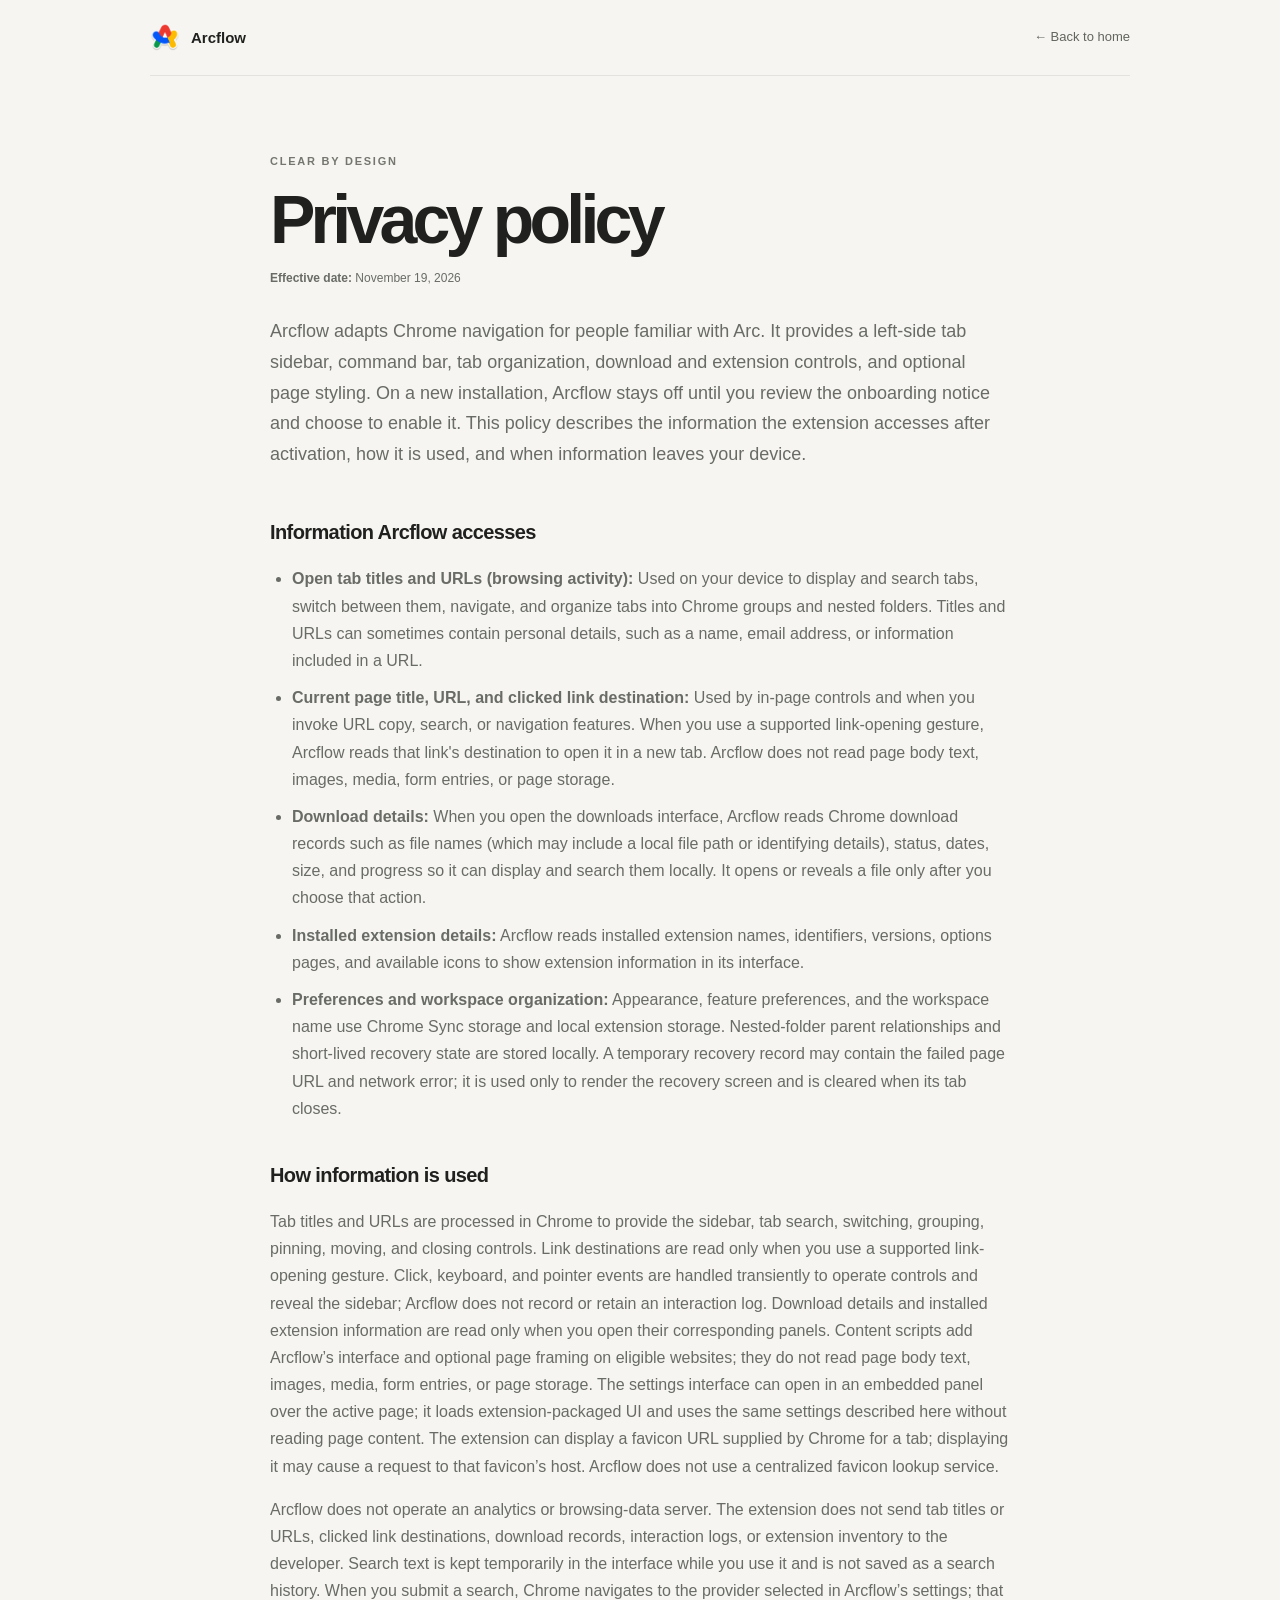
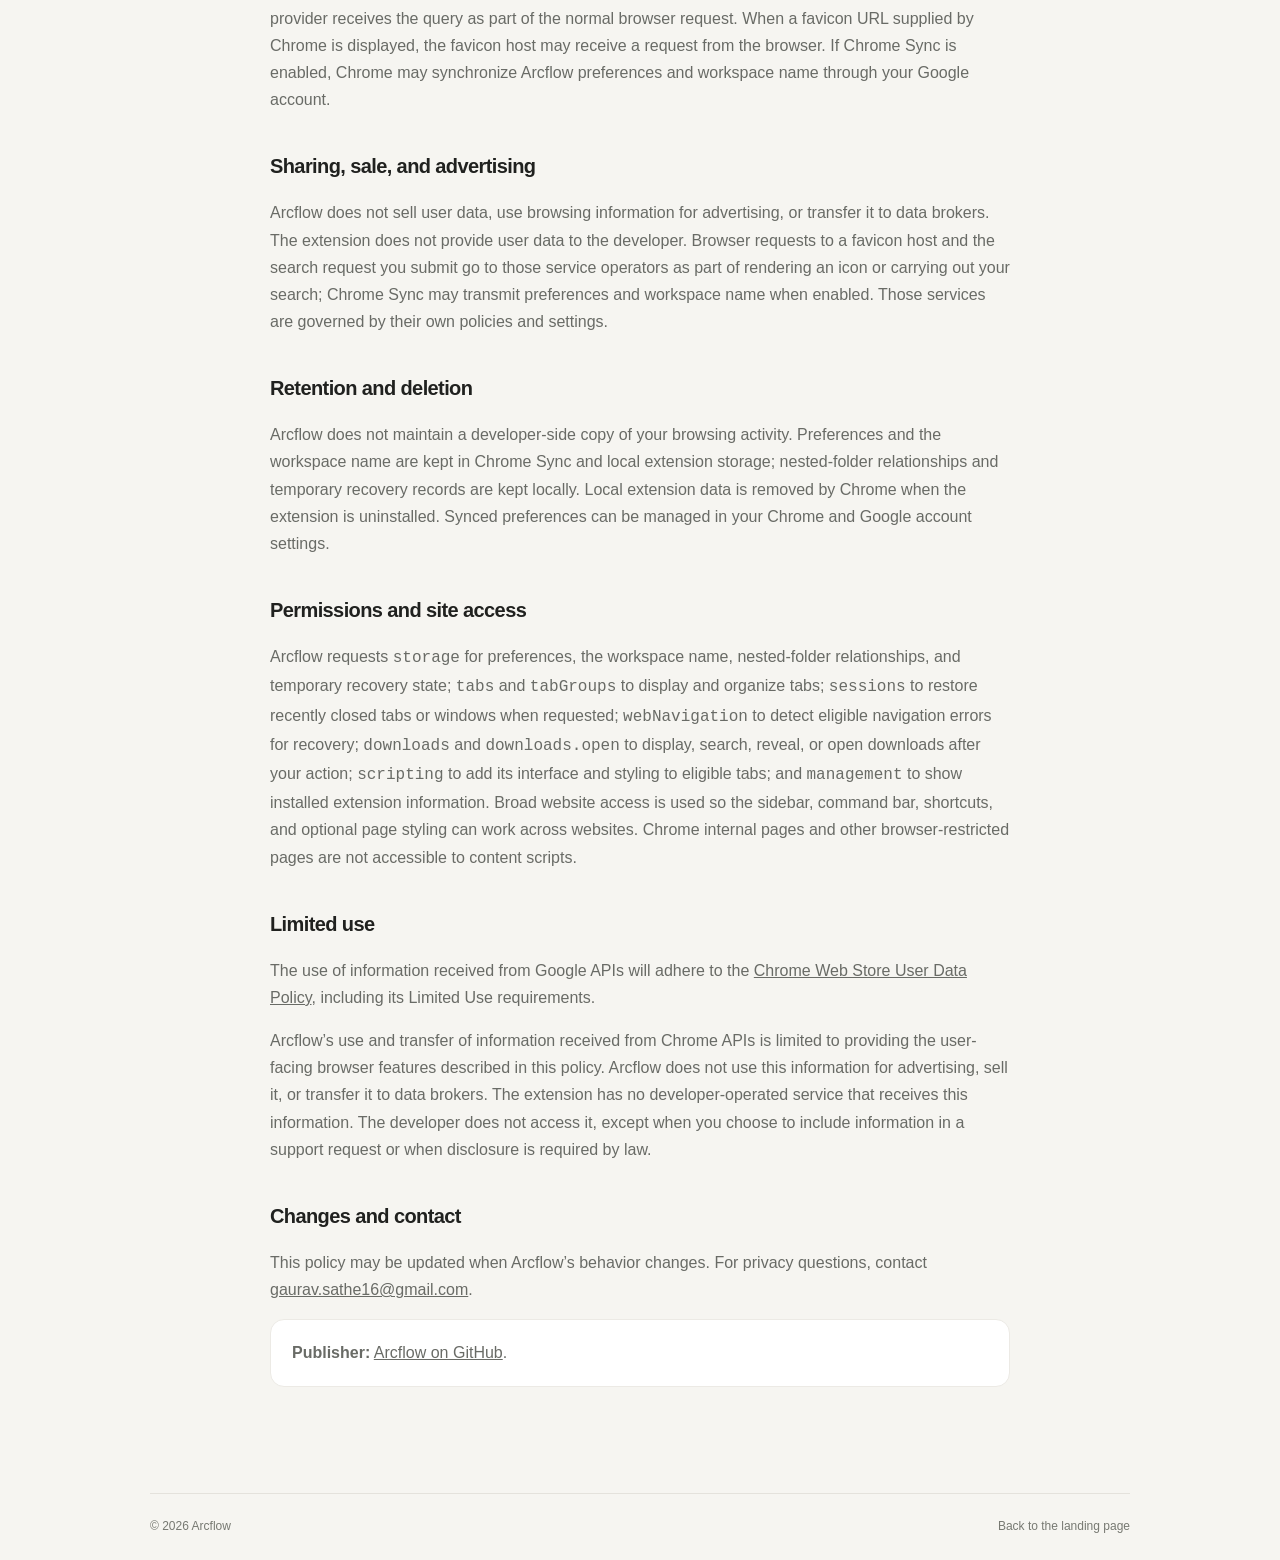
<file: docs/privacy.html>
<!doctype html>
<html lang="en">
<head>
  <meta charset="utf-8">
  <meta name="viewport" content="width=device-width, initial-scale=1">
  <meta name="theme-color" content="#f6f5f1">
  <meta name="description" content="Privacy policy for Arcflow, an Arc-inspired Chrome extension.">
  <title>Privacy Policy — Arcflow</title>
  <style>
    :root{color-scheme:light;--ink:#20211f;--muted:#696b66;--paper:#f6f5f1;--line:#e4e2dc}
    *{box-sizing:border-box}body{margin:0;background:var(--paper);color:var(--ink);font:16px/1.7 Inter,-apple-system,BlinkMacSystemFont,"Segoe UI",sans-serif;-webkit-font-smoothing:antialiased}a{color:inherit}.wrap{width:min(980px,calc(100% - 48px));margin:auto}.topbar{height:76px;display:flex;align-items:center;justify-content:space-between;border-bottom:1px solid var(--line)}.brand{display:flex;align-items:center;gap:11px;text-decoration:none;font-size:15px;font-weight:700}.brand img{width:30px;height:30px;object-fit:contain;border-radius:8px}.toplink{font-size:13px;color:#62645e;text-decoration:none}.toplink:hover{text-decoration:underline;text-underline-offset:4px}.content{max-width:740px;margin:0 auto;padding:76px 0 90px}.kicker{color:#74766f;text-transform:uppercase;letter-spacing:.16em;font-size:11px;font-weight:700}.content h1{font-size:clamp(42px,7vw,68px);line-height:1.02;letter-spacing:-.07em;font-weight:600;margin:14px 0}.date{font-size:12px;color:#858780}.intro{font-size:18px;color:var(--muted);margin:28px 0 46px}.content h2{font-size:20px;letter-spacing:-.03em;margin:36px 0 8px}.content p,.content li{color:var(--muted)}.content ul{padding-left:22px}.content li+li{margin-top:10px}.note{padding:19px 21px;background:#fff;border:1px solid #eceae5;border-radius:14px}.footer{border-top:1px solid var(--line);padding:22px 0 34px;display:flex;justify-content:space-between;gap:20px;color:#777972;font-size:12px}.footer a{text-decoration:none}@media(max-width:560px){.wrap{width:calc(100% - 32px)}.topbar{height:66px}.content{padding:54px 0 68px}.intro{font-size:16px}.footer{flex-direction:column}}
  </style>
</head>
<body>
  <div class="wrap">
    <nav class="topbar" aria-label="Main navigation"><a class="brand" href="index.html"><img src="assets/arcflow.png" alt=""> Arcflow</a><a class="toplink" href="index.html">← Back to home</a></nav>
    <main class="content">
      <div class="kicker">Clear by design</div>
      <h1>Privacy policy</h1>
      <p class="date"><strong>Effective date:</strong> November 19, 2026</p>
      <p class="intro">Arcflow adapts Chrome navigation for people familiar with Arc. It provides a left-side tab sidebar, command bar, tab organization, download and extension controls, and optional page styling. On a new installation, Arcflow stays off until you review the onboarding notice and choose to enable it. This policy describes the information the extension accesses after activation, how it is used, and when information leaves your device.</p>

      <h2>Information Arcflow accesses</h2>
      <ul>
        <li><strong>Open tab titles and URLs (browsing activity):</strong> Used on your device to display and search tabs, switch between them, navigate, and organize tabs into Chrome groups and nested folders. Titles and URLs can sometimes contain personal details, such as a name, email address, or information included in a URL.</li>
        <li><strong>Current page title, URL, and clicked link destination:</strong> Used by in-page controls and when you invoke URL copy, search, or navigation features. When you use a supported link-opening gesture, Arcflow reads that link's destination to open it in a new tab. Arcflow does not read page body text, images, media, form entries, or page storage.</li>
        <li><strong>Download details:</strong> When you open the downloads interface, Arcflow reads Chrome download records such as file names (which may include a local file path or identifying details), status, dates, size, and progress so it can display and search them locally. It opens or reveals a file only after you choose that action.</li>
        <li><strong>Installed extension details:</strong> Arcflow reads installed extension names, identifiers, versions, options pages, and available icons to show extension information in its interface.</li>
        <li><strong>Preferences and workspace organization:</strong> Appearance, feature preferences, and the workspace name use Chrome Sync storage and local extension storage. Nested-folder parent relationships and short-lived recovery state are stored locally. A temporary recovery record may contain the failed page URL and network error; it is used only to render the recovery screen and is cleared when its tab closes.</li>
      </ul>

      <h2>How information is used</h2>
      <p>Tab titles and URLs are processed in Chrome to provide the sidebar, tab search, switching, grouping, pinning, moving, and closing controls. Link destinations are read only when you use a supported link-opening gesture. Click, keyboard, and pointer events are handled transiently to operate controls and reveal the sidebar; Arcflow does not record or retain an interaction log. Download details and installed extension information are read only when you open their corresponding panels. Content scripts add Arcflow’s interface and optional page framing on eligible websites; they do not read page body text, images, media, form entries, or page storage. The settings interface can open in an embedded panel over the active page; it loads extension-packaged UI and uses the same settings described here without reading page content. The extension can display a favicon URL supplied by Chrome for a tab; displaying it may cause a request to that favicon’s host. Arcflow does not use a centralized favicon lookup service.</p>
      <p>Arcflow does not operate an analytics or browsing-data server. The extension does not send tab titles or URLs, clicked link destinations, download records, interaction logs, or extension inventory to the developer. Search text is kept temporarily in the interface while you use it and is not saved as a search history. When you submit a search, Chrome navigates to the provider selected in Arcflow’s settings; that provider receives the query as part of the normal browser request. When a favicon URL supplied by Chrome is displayed, the favicon host may receive a request from the browser. If Chrome Sync is enabled, Chrome may synchronize Arcflow preferences and workspace name through your Google account.</p>

      <h2>Sharing, sale, and advertising</h2>
      <p>Arcflow does not sell user data, use browsing information for advertising, or transfer it to data brokers. The extension does not provide user data to the developer. Browser requests to a favicon host and the search request you submit go to those service operators as part of rendering an icon or carrying out your search; Chrome Sync may transmit preferences and workspace name when enabled. Those services are governed by their own policies and settings.</p>

      <h2>Retention and deletion</h2>
      <p>Arcflow does not maintain a developer-side copy of your browsing activity. Preferences and the workspace name are kept in Chrome Sync and local extension storage; nested-folder relationships and temporary recovery records are kept locally. Local extension data is removed by Chrome when the extension is uninstalled. Synced preferences can be managed in your Chrome and Google account settings.</p>

      <h2>Permissions and site access</h2>
      <p>Arcflow requests <code>storage</code> for preferences, the workspace name, nested-folder relationships, and temporary recovery state; <code>tabs</code> and <code>tabGroups</code> to display and organize tabs; <code>sessions</code> to restore recently closed tabs or windows when requested; <code>webNavigation</code> to detect eligible navigation errors for recovery; <code>downloads</code> and <code>downloads.open</code> to display, search, reveal, or open downloads after your action; <code>scripting</code> to add its interface and styling to eligible tabs; and <code>management</code> to show installed extension information. Broad website access is used so the sidebar, command bar, shortcuts, and optional page styling can work across websites. Chrome internal pages and other browser-restricted pages are not accessible to content scripts.</p>

      <h2>Limited use</h2>
      <p>The use of information received from Google APIs will adhere to the <a href="https://developer.chrome.com/docs/webstore/program-policies/limited-use">Chrome Web Store User Data Policy</a>, including its Limited Use requirements.</p>
      <p>Arcflow’s use and transfer of information received from Chrome APIs is limited to providing the user-facing browser features described in this policy. Arcflow does not use this information for advertising, sell it, or transfer it to data brokers. The extension has no developer-operated service that receives this information. The developer does not access it, except when you choose to include information in a support request or when disclosure is required by law.</p>

      <h2>Changes and contact</h2>
      <p>This policy may be updated when Arcflow’s behavior changes. For privacy questions, contact <a href="mailto:gaurav.sathe16@gmail.com">gaurav.sathe16@gmail.com</a>.</p>
      <p class="note"><strong>Publisher:</strong> <a href="https://github.com/geekblooded/arcflow">Arcflow on GitHub</a>.</p>
    </main>
    <footer class="footer"><span>© 2026 Arcflow</span><a href="index.html">Back to the landing page</a></footer>
  </div>
</body>
</html>
</file>
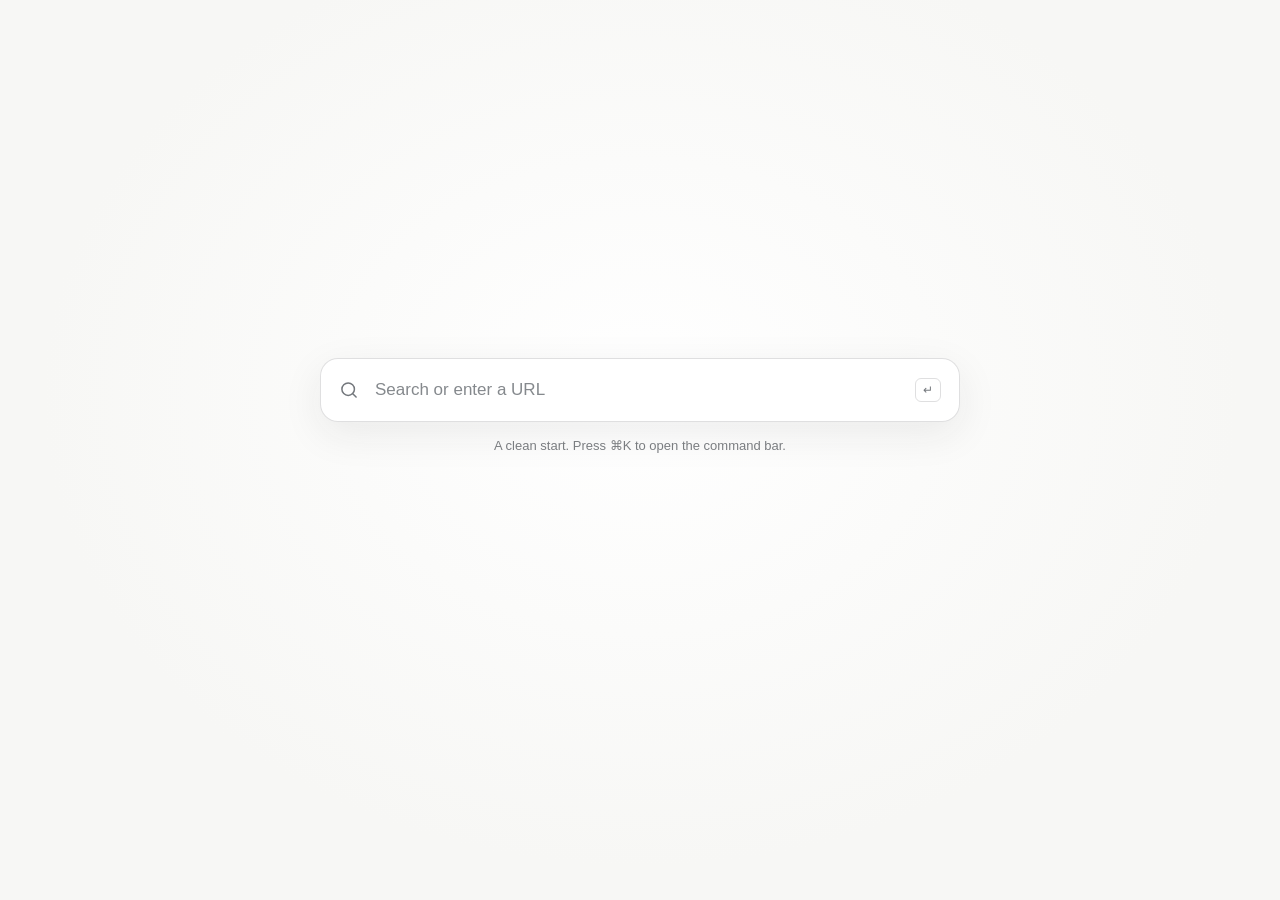
<file: newtab/newtab.html>
<!doctype html>
<html lang="en">
  <head>
    <meta charset="UTF-8" />
    <meta name="viewport" content="width=device-width, initial-scale=1.0" />
    <title>New Tab</title>
    <link rel="stylesheet" href="newtab.css" />
  </head>
  <body>
    <main class="new-tab">
      <form id="ntAddressForm" class="address-form">
        <svg class="search-icon" viewBox="0 0 24 24" fill="none" aria-hidden="true">
          <circle cx="11" cy="11" r="7.5"></circle>
          <path d="m16.5 16.5 4 4"></path>
        </svg>
        <input id="ntAddressInput" type="text" autocomplete="off" spellcheck="false" placeholder="Search or enter a URL" aria-label="Search or enter a URL" />
        <kbd>↵</kbd>
      </form>
      <p class="hint">A clean start. Press ⌘K to open the command bar.</p>
    </main>
    <script src="../content/command-palette.js"></script>
    <script src="newtab.js"></script>
  </body>
</html>
</file>
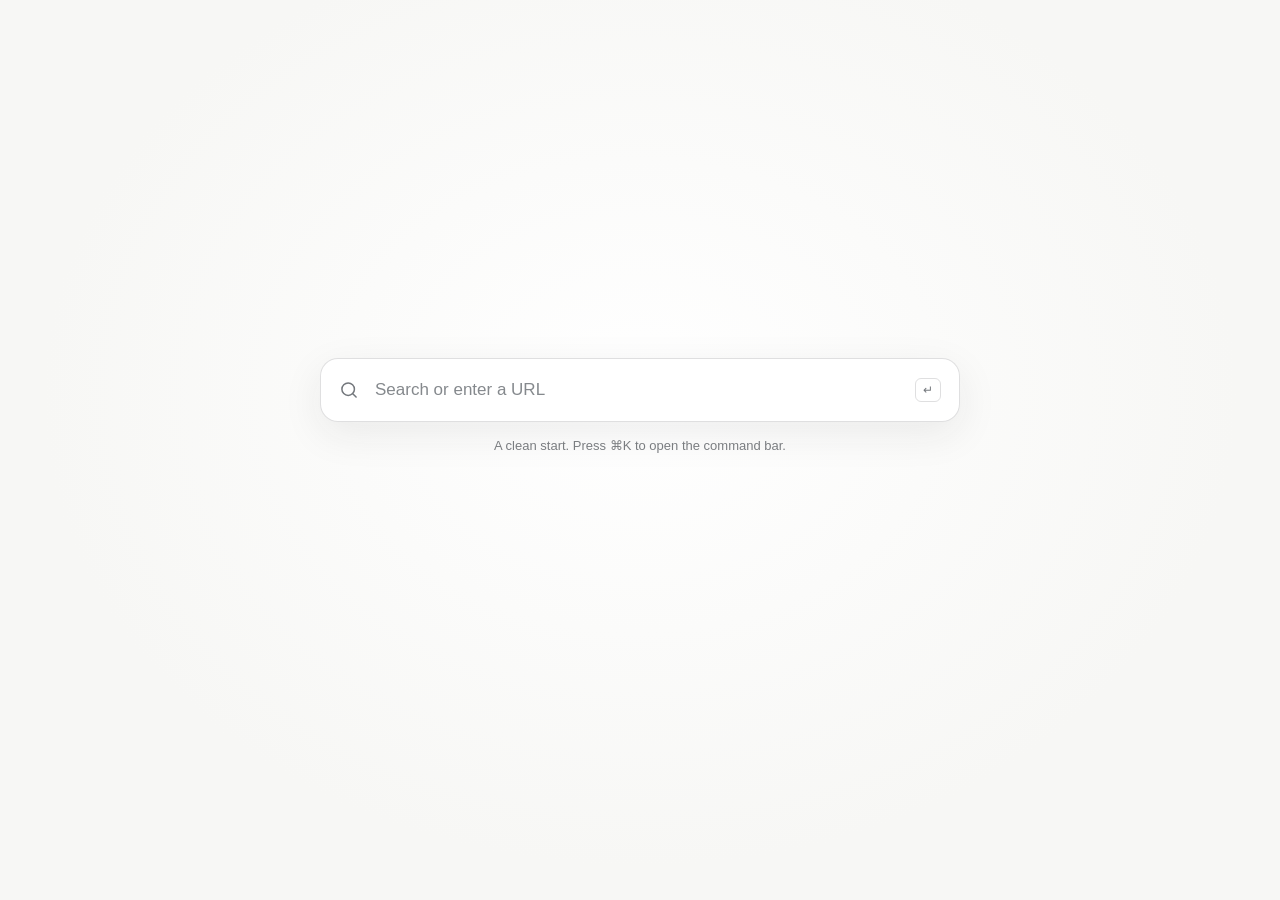
<file: newtab/recovery.html>
<!doctype html>
<html lang="en">
  <head>
    <meta charset="UTF-8" />
    <meta name="viewport" content="width=device-width, initial-scale=1.0" />
    <title>New Tab</title>
    <link rel="stylesheet" href="newtab.css" />
    <link rel="stylesheet" href="../styles/dia-frame.css" />
  </head>
  <body>
    <main class="new-tab">
      <section id="recoveryMessage" class="recovery" hidden>
        <h1>This page couldn’t be reached</h1>
        <p id="recoveryReason">Check the address or try again.</p>
      </section>
      <form id="ntAddressForm" class="address-form">
        <svg class="search-icon" viewBox="0 0 24 24" fill="none" aria-hidden="true">
          <circle cx="11" cy="11" r="7.5"></circle>
          <path d="m16.5 16.5 4 4"></path>
        </svg>
        <input id="ntAddressInput" type="text" autocomplete="off" spellcheck="false" placeholder="Search or enter a URL" aria-label="Search or enter a URL" />
        <kbd>↵</kbd>
      </form>
      <p class="hint">A clean start. Press ⌘K to open the command bar.</p>
      <button id="recoveryRetry" class="recovery-retry" type="button" hidden>Retry</button>
    </main>
    <script src="../content/fullscreen-frame.js"></script>
    <script src="../content/command-palette.js"></script>
    <script src="newtab.js"></script>
  </body>
</html>
</file>
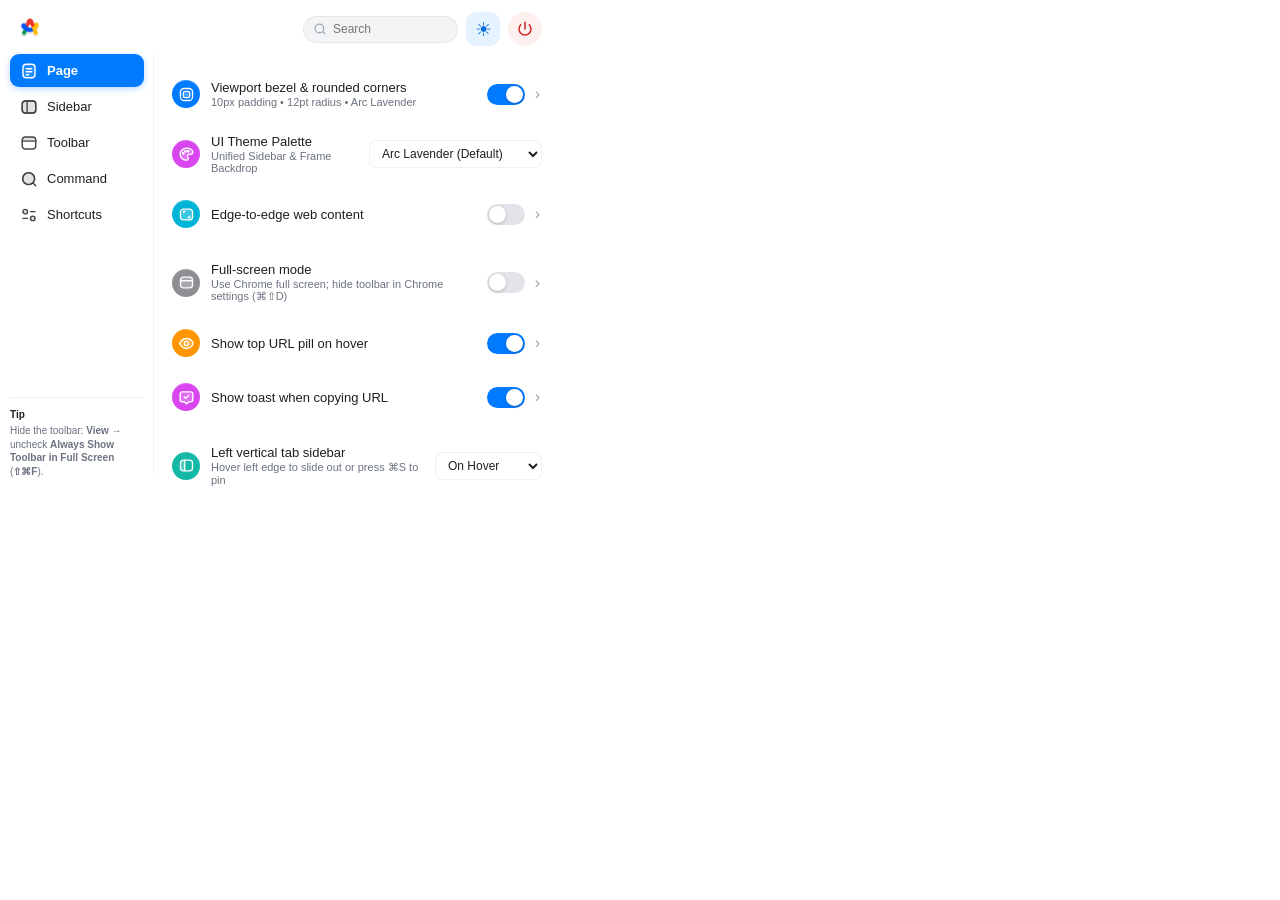
<file: popup/popup.html>
<!DOCTYPE html>
<html lang="en" data-ui-theme="light">
  <head>
    <meta charset="UTF-8" />
    <meta name="viewport" content="width=device-width, initial-scale=1.0" />
    <meta name="color-scheme" content="light dark" />
    <title>Arcflow Settings</title>
    <link rel="stylesheet" href="popup.css" />
  </head>
  <body>
    <!-- =========================================================
         WELCOME / ONBOARDING VIEW (Big Power Switch)
         ========================================================= -->
    <div id="welcomeView" class="dia-welcome-shell" hidden>
      <div class="dia-welcome-card">
        <div class="dia-welcome-hero" aria-hidden="true"></div>
        <img src="assets/onboarding-logo.png" alt="" class="dia-welcome-logo" />
        <div class="dia-welcome-content" id="welcomeIntro">
          <div class="dia-welcome-intro">
            <h1 class="dia-welcome-title">Welcome to Arcflow</h1>
            <p class="dia-privacy-notice">Turn Google Chrome into a chill version of the Arc browser! Think vertical tabs, a floating command bar, and nested folders for easy tab organization. Plus, quick keyboard shortcuts for all the techie-nerds out there!</p>
          </div>
          <label class="dia-privacy-consent"><input id="dataUseConsent" type="checkbox"><span>I understand and agree to this data use.</span></label>
          <button type="button" id="bigPowerBtn" class="dia-big-power-btn" aria-label="Agree to Arcflow data use and enable it" title="Agree and enable Arcflow" disabled>
            <span class="dia-activate-label">Activate Arcflow</span><span class="dia-activate-icon" aria-hidden="true"><svg viewBox="0 0 24 24" fill="none" stroke="currentColor" stroke-width="2" stroke-linecap="round" stroke-linejoin="round"><path d="M5 12h14M13 6l6 6-6 6"/></svg></span>
          </button>
          <span id="setupError" class="dia-setup-error" role="alert" hidden></span>
        </div>

      </div>
    </div>

    <div class="dia-settings-shell" id="settingsShell">
      <!-- =========================================================
           LEFT NAVIGATION RAIL (No fake macOS close buttons; Iconly Duotone Icons)
           ========================================================= -->
      <aside class="dia-sidebar-rail">
        <div class="dia-rail-brand">
          <div class="dia-brand-badge">
            <img src="../icons/icon-48.png" alt="Logo" width="22" height="22" style="object-fit: contain; display: block;" />
          </div>

        </div>

        <nav class="dia-rail-nav" id="railNav">
          <button type="button" class="dia-rail-item is-active" data-category="page">
            <span class="dia-rail-icon">
              <!-- Iconly Document Duotone -->
              <svg viewBox="0 0 24 24" fill="none" stroke="currentColor" stroke-width="1.9" stroke-linecap="round" stroke-linejoin="round">
                <path d="M15.7 3H8.3C5.8 3 4 4.8 4 7.3V16.7C4 19.2 5.8 21 8.3 21H15.7C18.2 21 20 19.2 20 16.7V7.3C20 4.8 18.2 3 15.7 3Z" fill="currentColor" fill-opacity="0.14"></path>
                <path d="M15.5 9H8.5M15.5 13H8.5M11.5 17H8.5"></path>
              </svg>
            </span>
            <span>Page</span>
          </button>

          <button type="button" class="dia-rail-item" data-category="tabs">
            <span class="dia-rail-icon">
              <!-- Iconly Category / Sidebar Duotone -->
              <svg viewBox="0 0 24 24" fill="none" stroke="currentColor" stroke-width="1.9" stroke-linecap="round" stroke-linejoin="round">
                <rect x="3" y="4" width="18" height="16" rx="4" fill="currentColor" fill-opacity="0.14"></rect>
                <rect x="3" y="4" width="18" height="16" rx="4"></rect>
                <path d="M9.5 4V20"></path>
              </svg>
            </span>
            <span>Sidebar</span>
          </button>

          <button type="button" class="dia-rail-item" data-category="toolbar">
            <span class="dia-rail-icon">
              <!-- Iconly Top Window Duotone -->
              <svg viewBox="0 0 24 24" fill="none" stroke="currentColor" stroke-width="1.9" stroke-linecap="round" stroke-linejoin="round">
                <rect x="3" y="4" width="18" height="16" rx="4"></rect>
                <path d="M3 9.5H21"></path>
                <rect x="3" y="4" width="18" height="5.5" rx="3" fill="currentColor" fill-opacity="0.18" stroke="none"></rect>
              </svg>
            </span>
            <span>Toolbar</span>
          </button>

          <button type="button" class="dia-rail-item" data-category="window">
            <span class="dia-rail-icon">
              <!-- Iconly Search / Command Duotone -->
              <svg viewBox="0 0 24 24" fill="none" stroke="currentColor" stroke-width="1.9" stroke-linecap="round" stroke-linejoin="round">
                <circle cx="11.5" cy="11.5" r="8" fill="currentColor" fill-opacity="0.14"></circle>
                <circle cx="11.5" cy="11.5" r="8"></circle>
                <path d="M17.5 17.5L21 21"></path>
              </svg>
            </span>
            <span>Command</span>
          </button>

          <button type="button" class="dia-rail-item" data-category="shortcuts">
            <span class="dia-rail-icon">
              <!-- Iconly Filter / Controls Duotone -->
              <svg viewBox="0 0 24 24" fill="none" stroke="currentColor" stroke-width="1.9" stroke-linecap="round" stroke-linejoin="round">
                <path d="M10 16.5H4M14 7.5H20"></path>
                <circle cx="17" cy="16.5" r="3" fill="currentColor" fill-opacity="0.16"></circle>
                <circle cx="7" cy="7.5" r="3" fill="currentColor" fill-opacity="0.16"></circle>
              </svg>
            </span>
            <span>Shortcuts</span>
          </button>


        </nav>

        <!-- Bottom Light/Dark Theme Switcher & Master Switch -->
        <div class="dia-rail-footer">
          <div class="dia-toolbar-tip"><strong>Tip</strong><p>Hide the toolbar: <b>View</b> → uncheck <b>Always Show Toolbar in Full Screen</b> (<b>⇧⌘F</b>).</p></div>

        </div>
      </aside>

      <!-- =========================================================
           RIGHT CONTENT PANE
           ========================================================= -->
      <main class="dia-content-pane">
        <!-- Top Header with < > Navigation Arrows, Title, and Search -->
        <header class="dia-content-header">
          <div class="dia-header-left">
            <div class="dia-history-pill">
              <button type="button" id="navBackBtn" class="dia-nav-arrow" disabled title="Back">
                <svg viewBox="0 0 24 24" fill="none" stroke="currentColor" stroke-width="2.1" stroke-linecap="round" stroke-linejoin="round">
                  <path d="M14.5 6.5L9 12L14.5 17.5"></path>
                </svg>
              </button>
              <button type="button" id="navForwardBtn" class="dia-nav-arrow" disabled title="Forward">
                <svg viewBox="0 0 24 24" fill="none" stroke="currentColor" stroke-width="2.1" stroke-linecap="round" stroke-linejoin="round">
                  <path d="M9.5 6.5L15 12L9.5 17.5"></path>
                </svg>
              </button>
            </div>
            <h1 class="dia-header-title" id="paneTitle">Page</h1>
          </div>

          <div class="dia-header-right">
            <div class="dia-search-pill">
              <svg class="dia-search-icon" viewBox="0 0 24 24" fill="none" stroke="currentColor" stroke-width="2" stroke-linecap="round" stroke-linejoin="round">
                <circle cx="11" cy="11" r="7.5"></circle>
                <path d="M16.8 16.8L20.5 20.5"></path>
              </svg>
              <input
                type="search"
                id="patchSearchInput"
                placeholder="Search"
                autocomplete="off"
              />
            </div>
            <button type="button" id="themeToggleBtn" class="dia-theme-toggle" aria-label="Switch to dark mode" title="Switch to dark mode"><span aria-hidden="true">☀</span></button>
            <button type="button" id="headerPowerToggleBtn" class="dia-power-header-btn" title="Exit Arc" aria-label="Exit Arc">
              <svg viewBox="0 0 24 24" fill="none" stroke="currentColor" stroke-width="2.3" stroke-linecap="round" stroke-linejoin="round">
                <path d="M12 2v10M18.36 5.64a9 9 0 1 1-12.73 0"></path>
              </svg><span class="dia-exit-label">Exit Arc</span>
            </button>
          </div>
        </header>

        <!-- Inline Status Toast -->
        <div id="statusToast" class="dia-inline-toast" hidden></div>

        <!-- =======================================================
             MAIN OVERVIEW VIEW
             ======================================================= -->
        <div id="overviewView" class="dia-scroll-area">
          <!-- GROUP: Page -->
          <section class="dia-group" data-group="page">
            <div class="dia-group-label">Page</div>
            <div class="dia-card-stack">
              <!-- Viewport Bezel & Padding (Drill-down '>') -->
              <div class="dia-card-row is-drillable" data-drill="detail-bezel" data-keywords="bezel padding corner radius frame material theme">
                <div class="dia-squircle sq-blue">
                  <!-- Iconly Frame / Scan Duotone -->
                  <svg viewBox="0 0 24 24" fill="none" stroke="currentColor" stroke-width="1.9" stroke-linecap="round" stroke-linejoin="round">
                    <rect x="3.5" y="3.5" width="17" height="17" rx="5"></rect>
                    <rect x="7.5" y="7.5" width="9" height="9" rx="2.5" fill="currentColor" fill-opacity="0.28"></rect>
                  </svg>
                </div>
                <div class="dia-row-info">
                  <div class="dia-row-title">Viewport bezel &amp; rounded corners</div>
                  <div class="dia-row-sub" id="bezelSummaryText">10px padding • 12pt radius • Arc Lavender</div>
                </div>
                <div class="dia-row-controls">
                  <label class="dia-switch" data-stop-prop="true">
                    <input type="checkbox" id="bezelEnabledToggle" checked />
                    <span class="dia-slider"></span>
                  </label>
                  <button type="button" class="dia-chevron-btn" aria-label="Configure Bezel">›</button>
                </div>
              </div>

              <!-- Unified UI Theme Palette (Sidebar + Bezel) -->
              <div class="dia-card-row" data-keywords="theme color palette lavender frost sand sage rose sky obsidian glass navy warm midnight forest">
                <div class="dia-squircle sq-purple">
                  <svg viewBox="0 0 24 24" fill="none" stroke="currentColor" stroke-width="1.9" stroke-linecap="round" stroke-linejoin="round">
                    <path d="M12 3C7.03 3 3 6.8 3 11.5C3 16.2 7.03 20 12 20C13.38 20 14.5 18.88 14.5 17.5C14.5 16.86 14.26 16.28 13.86 15.84C13.48 15.42 13.25 14.88 13.25 14.25C13.25 12.87 14.37 11.75 15.75 11.75H17.5C19.43 11.75 21 10.18 21 8.25C21 5.35 16.97 3 12 3Z" fill="currentColor" fill-opacity="0.22"></path>
                    <circle cx="7.5" cy="10.5" r="1" fill="currentColor"></circle>
                    <circle cx="10.5" cy="7.5" r="1" fill="currentColor"></circle>
                    <circle cx="14.5" cy="7.5" r="1" fill="currentColor"></circle>
                  </svg>
                </div>
                <div class="dia-row-info">
                  <div class="dia-row-title">UI Theme Palette</div>
                  <div class="dia-row-sub">Unified Sidebar &amp; Frame Backdrop</div>
                </div>
                <div class="dia-row-controls">
                  <select id="quickThemeSelect" class="dia-select">
                    <optgroup label="Light Themes">
                      <option value="arc-lavender">Arc Lavender (Default)</option>
                      <option value="frost">Frost White</option>
                      <option value="warm-sand">Warm Sand</option>
                      <option value="mint-sage">Mint Sage</option>
                      <option value="rose-quartz">Rose Quartz</option>
                      <option value="sky-breeze">Sky Breeze</option>
                    </optgroup>
                    <optgroup label="Dark Themes">
                      <option value="obsidian">Obsidian Dark</option>
                      <option value="glass">Liquid Glass</option>
                      <option value="arc-navy">Arc Navy</option>
                      <option value="warm-clay">Warm Clay</option>
                      <option value="midnight-purple">Midnight Purple</option>
                      <option value="forest-night">Forest Night</option>
                    </optgroup>
                    <optgroup label="Custom">
                      <option value="custom">Custom Tint…</option>
                    </optgroup>
                  </select>
                </div>
              </div>

              <!-- Edge-to-edge web content -->
              <div class="dia-card-row" data-keywords="edge to edge web content 0px remove padding">
                <div class="dia-squircle sq-cyan">
                  <!-- Iconly Expand Duotone -->
                  <svg viewBox="0 0 24 24" fill="none" stroke="currentColor" stroke-width="1.9" stroke-linecap="round" stroke-linejoin="round">
                    <rect x="3.5" y="4.5" width="17" height="15" rx="4" fill="currentColor" fill-opacity="0.22"></rect>
                    <path d="M8 9.5V7.5H10M16 14.5V16.5H14"></path>
                  </svg>
                </div>
                <div class="dia-row-info">
                  <div class="dia-row-title">Edge-to-edge web content</div>
                </div>
                <div class="dia-row-controls">
                  <label class="dia-switch">
                    <input type="checkbox" id="edgeToEdgeToggle" />
                    <span class="dia-slider"></span>
                  </label>
                  <span class="dia-chevron-muted">›</span>
                </div>
              </div>
            </div>
          </section>

          <!-- GROUP: Toolbar -->
          <section class="dia-group" data-group="toolbar">
            <div class="dia-group-label">Toolbar</div>
            <div class="dia-card-stack">
              <!-- Hide toolbar (Frameless Window Mode) -->
              <div class="dia-card-row" data-keywords="hide toolbar frameless window mode top url bar">
                <div class="dia-squircle sq-gray">
                  <!-- Iconly Hide Toolbar Duotone -->
                  <svg viewBox="0 0 24 24" fill="none" stroke="currentColor" stroke-width="1.9" stroke-linecap="round" stroke-linejoin="round">
                    <rect x="3.5" y="4.5" width="17" height="15" rx="4" fill="currentColor" fill-opacity="0.22"></rect>
                    <path d="M3.5 9.5H20.5"></path>
                  </svg>
                </div>
                <div class="dia-row-info">
                  <div class="dia-row-title">Full-screen mode</div>
                  <div class="dia-row-sub">Use Chrome full screen; hide toolbar in Chrome settings (⌘⇧D)</div>
                </div>
                <div class="dia-row-controls">
                  <label class="dia-switch">
                    <input type="checkbox" id="framelessModeToggle" />
                    <span class="dia-slider"></span>
                  </label>
                  <span class="dia-chevron-muted">›</span>
                </div>
              </div>

              <!-- Show toolbar on hover -->
              <div class="dia-card-row" data-keywords="show toolbar on hover top edge url pill">
                <div class="dia-squircle sq-orange">
                  <!-- Iconly Show / Eye Duotone -->
                  <svg viewBox="0 0 24 24" fill="none" stroke="currentColor" stroke-width="1.9" stroke-linecap="round" stroke-linejoin="round">
                    <path d="M2.5 12C4.3 7.6 7.8 5 12 5C16.2 5 19.7 7.6 21.5 12C19.7 16.4 16.2 19 12 19C7.8 19 4.3 16.4 2.5 12Z" fill="currentColor" fill-opacity="0.2"></path>
                    <circle cx="12" cy="12" r="3"></circle>
                  </svg>
                </div>
                <div class="dia-row-info">
                  <div class="dia-row-title">Show top URL pill on hover</div>
                </div>
                <div class="dia-row-controls">
                  <label class="dia-switch">
                    <input type="checkbox" id="revealToolbarOnHoverToggle" checked />
                    <span class="dia-slider"></span>
                  </label>
                  <span class="dia-chevron-muted">›</span>
                </div>
              </div>

              <!-- Show toast when copying URL -->
              <div class="dia-card-row" data-keywords="copy url toast notification markdown ⌘⇧c">
                <div class="dia-squircle sq-purple">
                  <!-- Iconly Chat / Message Check Duotone -->
                  <svg viewBox="0 0 24 24" fill="none" stroke="currentColor" stroke-width="1.9" stroke-linecap="round" stroke-linejoin="round">
                    <path d="M18 4H6C4.3 4 3 5.3 3 7V15C3 16.7 4.3 18 6 18H8.5L12 21L15.5 18H18C19.7 18 21 16.7 21 15V7C21 5.3 19.7 4 18 4Z" fill="currentColor" fill-opacity="0.22"></path>
                    <path d="M9 11.2L11 13.2L15.2 9"></path>
                  </svg>
                </div>
                <div class="dia-row-info">
                  <div class="dia-row-title">Show toast when copying URL</div>
                </div>
                <div class="dia-row-controls">
                  <label class="dia-switch">
                    <input type="checkbox" id="copyURLToastToggle" checked />
                    <span class="dia-slider"></span>
                  </label>
                  <span class="dia-chevron-muted">›</span>
                </div>
              </div>
            </div>
          </section>

          <!-- GROUP: Sidebar and tab bar -->
          <section class="dia-group" data-group="tabs">
            <div class="dia-group-label">Sidebar and tab bar</div>
            <div class="dia-card-stack">
              <!-- Recreated Left Hover Sidebar Mode -->
              <div class="dia-card-row" data-keywords="sidebar left hover vertical tabs pin ⌘s">
                <div class="dia-squircle sq-teal">
                  <!-- Iconly Sidebar Duotone -->
                  <svg viewBox="0 0 24 24" fill="none" stroke="currentColor" stroke-width="1.9" stroke-linecap="round" stroke-linejoin="round">
                    <rect x="3.5" y="4.5" width="17" height="15" rx="4"></rect>
                    <path d="M9.5 4.5V19.5"></path>
                    <rect x="3.5" y="4.5" width="6" height="15" rx="2" fill="currentColor" fill-opacity="0.28" stroke="none"></rect>
                  </svg>
                </div>
                <div class="dia-row-info">
                  <div class="dia-row-title">Left vertical tab sidebar</div>
                  <div class="dia-row-sub">Hover left edge to slide out or press ⌘S to pin</div>
                </div>
                <div class="dia-row-controls">
                  <select id="sidebarModeSelect" class="dia-select">
                    <option value="always">On Hover</option>
                    <option value="pinned">Pinned (⌘S)</option>
                    <option value="auto">Auto</option>
                    <option value="off">Off</option>
                  </select>
                </div>
              </div>

              <!-- Hide pinned tab border -->
              <div class="dia-card-row" data-keywords="hide pinned tab border favorites">
                <div class="dia-squircle sq-pink">
                  <!-- Iconly Bookmark / Pin Duotone -->
                  <svg viewBox="0 0 24 24" fill="none" stroke="currentColor" stroke-width="1.9" stroke-linecap="round" stroke-linejoin="round">
                    <path d="M7 4H17C18.1 4 19 4.9 19 6V20L12 16.2L5 20V6C5 4.9 5.9 4 7 4Z" fill="currentColor" fill-opacity="0.22"></path>
                  </svg>
                </div>
                <div class="dia-row-info">
                  <div class="dia-row-title">Hide pinned tab active border</div>
                </div>
                <div class="dia-row-controls">
                  <label class="dia-switch">
                    <input type="checkbox" id="hidePinnedTabBorderToggle" />
                    <span class="dia-slider"></span>
                  </label>
                  <span class="dia-chevron-muted">›</span>
                </div>
              </div>
            </div>
          </section>

          <!-- GROUP: Window & Command Bar -->
          <section class="dia-group" data-group="window">
            <div class="dia-group-label">Window</div>
            <div class="dia-card-stack">
              <!-- Command Bar (Drill-down '>') -->
              <div class="dia-card-row is-drillable" data-drill="detail-spotlight" data-keywords="command bar spotlight ⌘t ⌘k blur darken">
                <div class="dia-squircle sq-indigo">
                  <!-- Iconly Discovery / Compass Duotone -->
                  <svg viewBox="0 0 24 24" fill="none" stroke="currentColor" stroke-width="1.9" stroke-linecap="round" stroke-linejoin="round">
                    <circle cx="12" cy="12" r="8.5" fill="currentColor" fill-opacity="0.22"></circle>
                    <polygon points="14.8 9.2 13.2 13.2 9.2 14.8 10.8 10.8 14.8 9.2"></polygon>
                  </svg>
                </div>
                <div class="dia-row-info">
                  <div class="dia-row-title">Command Bar overlay (⌘T / ⌘K)</div>
                  <div class="dia-row-sub">Backdrop blur, dimness &amp; search engine</div>
                </div>
                <div class="dia-row-controls">
                  <label class="dia-switch" data-stop-prop="true">
                    <input type="checkbox" id="commandBarToggle" checked />
                    <span class="dia-slider"></span>
                  </label>
                  <button type="button" class="dia-chevron-btn" aria-label="Configure Command Bar">›</button>
                </div>
              </div>
            </div>
          </section>

          <!-- GROUP: Commands -->
          <section class="dia-group" data-group="shortcuts">
            <div class="dia-group-label">Commands</div>
            <div class="dia-card-stack">
              <!-- Group Tabs by Domain -->
              <div class="dia-card-row is-actionable" id="groupDomainRow" data-keywords="group tabs by domain ⌥⌘g">
                <div class="dia-squircle sq-green">
                  <!-- Iconly Category Grid Duotone -->
                  <svg viewBox="0 0 24 24" fill="none" stroke="currentColor" stroke-width="1.9" stroke-linecap="round" stroke-linejoin="round">
                    <rect x="3.5" y="3.5" width="7" height="7" rx="2.5" fill="currentColor" fill-opacity="0.24"></rect>
                    <rect x="13.5" y="3.5" width="7" height="7" rx="2.5"></rect>
                    <rect x="3.5" y="13.5" width="7" height="7" rx="2.5"></rect>
                    <rect x="13.5" y="13.5" width="7" height="7" rx="2.5" fill="currentColor" fill-opacity="0.24"></rect>
                  </svg>
                </div>
                <div class="dia-row-info">
                  <div class="dia-row-title">Group Tabs by Domain</div>
                </div>
                <div class="dia-row-controls">
                  <span class="dia-row-meta">Tabs menu</span>
                  <span class="dia-chevron-muted">›</span>
                </div>
              </div>

              <!-- Tidy Tabs by Subject -->
              <div class="dia-card-row is-actionable" id="tidyTabsRow" data-keywords="tidy tabs by subject ⌥⌘t">
                <div class="dia-squircle sq-teal">
                  <!-- Iconly Magic Star Duotone -->
                  <svg viewBox="0 0 24 24" fill="none" stroke="currentColor" stroke-width="1.9" stroke-linecap="round" stroke-linejoin="round">
                    <path d="M12 3.5L14 8.5L19 10.5L14 12.5L12 17.5L10 12.5L5 10.5L10 8.5L12 3.5Z" fill="currentColor" fill-opacity="0.25"></path>
                  </svg>
                </div>
                <div class="dia-row-info">
                  <div class="dia-row-title">Tidy Tabs by Subject</div>
                </div>
                <div class="dia-row-controls">
                  <span class="dia-row-meta">⌥⌘T</span>
                  <span class="dia-chevron-muted">›</span>
                </div>
              </div>

              <!-- Keyboard Shortcuts (Drill-down '>') -->
              <div class="dia-card-row is-drillable" data-drill="detail-shortcuts" data-keywords="keyboard shortcuts ⌘t ⌘l ⌘k ⌘s ⌘w">
                <div class="dia-squircle sq-gray">
                  <!-- Iconly Command Key Duotone -->
                  <svg viewBox="0 0 24 24" fill="none" stroke="currentColor" stroke-width="1.9" stroke-linecap="round" stroke-linejoin="round">
                    <path d="M9 9V6.5C9 5.1 7.9 4 6.5 4C5.1 4 4 5.1 4 6.5C4 7.9 5.1 9 6.5 9H9ZM9 9H15M9 9V15M15 9V6.5C15 5.1 16.1 4 17.5 4C18.9 4 20 5.1 20 6.5C20 7.9 18.9 9 17.5 9H15ZM15 9V15M15 15H17.5C18.9 15 20 16.1 20 17.5C20 18.9 18.9 20 17.5 20C16.1 20 15 18.9 15 17.5V15ZM15 15H9M9 15H6.5C5.1 15 4 16.1 4 17.5C4 18.9 5.1 20 6.5 20C7.9 20 9 18.9 9 17.5V15Z"></path>
                  </svg>
                </div>
                <div class="dia-row-info">
                  <div class="dia-row-title">Keyboard Shortcuts</div>
                  <div class="dia-row-sub">⌘T, ⌘L, ⌘K, ⌘S, ⌘⇧C, ⌘⇧D</div>
                </div>
                <div class="dia-row-controls">
                  <label class="dia-switch" data-stop-prop="true">
                    <input type="checkbox" id="diaShortcutsToggle" checked />
                    <span class="dia-slider"></span>
                  </label>
                  <button type="button" class="dia-chevron-btn" aria-label="View Shortcuts">›</button>
                </div>
              </div>
            </div>
          </section>
        </div>

        <!-- =======================================================
             NESTED DETAIL VIEW 1: BEZEL & PADDING
             ======================================================= -->
        <div id="detail-bezel" class="dia-detail-view" hidden>
          <div class="dia-group-label">Viewport Geometry</div>
          <div class="dia-card-stack">
            <div class="dia-tune-card">
              <div class="dia-tune-header">
                <span>Outer Edge Padding</span>
                <span id="bezelSizeValue" class="dia-value-badge">10 px</span>
              </div>
              <input type="range" id="bezelSizeInput" min="0" max="24" step="1" value="10" />
            </div>

            <div class="dia-tune-card">
              <div class="dia-tune-header">
                <span>Inner Corner Radius</span>
                <span id="cornerRadiusValue" class="dia-value-badge">12 pt</span>
              </div>
              <input type="range" id="cornerRadiusInput" min="0" max="28" step="1" value="12" />
            </div>
          </div>

          <div class="dia-group-label">Unified Theme &amp; Bezel Material</div>
          <div class="dia-card-stack">
            <div class="dia-preset-grid" id="presetGrid">
              <button type="button" class="dia-preset-chip is-active" data-preset="arc-lavender" data-color="#ebecf7" data-mode="light">
                <span class="dia-swatch" style="background: #ebecf7"></span>
                <span>Lavender</span>
              </button>
              <button type="button" class="dia-preset-chip" data-preset="frost" data-color="#e8eaed" data-mode="light">
                <span class="dia-swatch" style="background: #e8eaed"></span>
                <span>Frost</span>
              </button>
              <button type="button" class="dia-preset-chip" data-preset="warm-sand" data-color="#f3ede4" data-mode="light">
                <span class="dia-swatch" style="background: #f3ede4"></span>
                <span>Sand</span>
              </button>
              <button type="button" class="dia-preset-chip" data-preset="mint-sage" data-color="#e6f2ec" data-mode="light">
                <span class="dia-swatch" style="background: #e6f2ec"></span>
                <span>Sage</span>
              </button>
              <button type="button" class="dia-preset-chip" data-preset="rose-quartz" data-color="#f6e8ee" data-mode="light">
                <span class="dia-swatch" style="background: #f6e8ee"></span>
                <span>Rose</span>
              </button>
              <button type="button" class="dia-preset-chip" data-preset="sky-breeze" data-color="#e5eff8" data-mode="light">
                <span class="dia-swatch" style="background: #e5eff8"></span>
                <span>Sky</span>
              </button>
              <button type="button" class="dia-preset-chip" data-preset="obsidian" data-color="#16161a" data-mode="dark">
                <span class="dia-swatch" style="background: #16161a"></span>
                <span>Obsidian</span>
              </button>
              <button type="button" class="dia-preset-chip" data-preset="glass" data-color="#141522" data-mode="dark">
                <span class="dia-swatch swatch-glass"></span>
                <span>Glass</span>
              </button>
              <button type="button" class="dia-preset-chip" data-preset="arc-navy" data-color="#131926" data-mode="dark">
                <span class="dia-swatch" style="background: #131926"></span>
                <span>Navy</span>
              </button>
              <button type="button" class="dia-preset-chip" data-preset="warm-clay" data-color="#221d1a" data-mode="dark">
                <span class="dia-swatch" style="background: #221d1a"></span>
                <span>Warm</span>
              </button>
              <button type="button" class="dia-preset-chip" data-preset="midnight-purple" data-color="#1b1626" data-mode="dark">
                <span class="dia-swatch" style="background: #1b1626"></span>
                <span>Midnight</span>
              </button>
              <button type="button" class="dia-preset-chip" data-preset="forest-night" data-color="#131f1c" data-mode="dark">
                <span class="dia-swatch" style="background: #131f1c"></span>
                <span>Forest</span>
              </button>
              <label class="dia-preset-chip" title="Custom Tint">
                <input type="color" id="customColorInput" value="#ebecf7" />
                <span>Custom</span>
              </label>
            </div>

            <div class="dia-card-row" hidden>
              <div class="dia-row-info">
                <div class="dia-row-title">When to Show Bezel Frame</div>
              </div>
              <select id="activationModeSelect" class="dia-select">
                <option value="always">Always</option>
                <option value="fullscreen">Full Screen Only</option>
              </select>
            </div>

            <div class="dia-card-row">
              <div class="dia-row-info">
                <div class="dia-row-title">Square Corners Next to Sidebar</div>
              </div>
              <label class="dia-switch">
                <input type="checkbox" id="squareSidebarCornersToggle" />
                <span class="dia-slider"></span>
              </label>
            </div>

            <div class="dia-card-row">
              <div class="dia-row-info">
                <div class="dia-row-title">Subtle Inner Hairline Border</div>
              </div>
              <label class="dia-switch">
                <input type="checkbox" id="innerBorderToggle" checked />
                <span class="dia-slider"></span>
              </label>
            </div>

            <div class="dia-card-row">
              <div class="dia-row-info">
                <div class="dia-row-title">Inset Page Body</div>
              </div>
              <label class="dia-switch">
                <input type="checkbox" id="insetContentToggle" />
                <span class="dia-slider"></span>
              </label>
            </div>
          </div>

          <button type="button" id="resetGeometryBtn" class="dia-secondary-btn">
            Reset Bezel to Defaults
          </button>
        </div>

        <!-- =======================================================
             NESTED DETAIL VIEW 2: COMMAND BAR
             ======================================================= -->
        <div id="detail-spotlight" class="dia-detail-view" hidden>
          <div class="dia-group-label">Command Bar Settings</div>
          <div class="dia-card-stack">
            <div class="dia-card-row">
              <div class="dia-row-info">
                <div class="dia-row-title">Open New Tabs in Command Bar</div>
              </div>
              <label class="dia-switch">
                <input type="checkbox" id="openNewTabInCommandBarToggle" checked />
                <span class="dia-slider"></span>
              </label>
            </div>

            <div class="dia-card-row">
              <div class="dia-row-info">
                <div class="dia-row-title">Position</div>
              </div>
              <select id="commandBarPositionSelect" class="dia-select">
                <option value="spotlight">Like Spotlight (Top 15%)</option>
                <option value="center">Center of Window</option>
              </select>
            </div>

            <div class="dia-card-row">
              <div class="dia-row-info">
                <div class="dia-row-title">Default Search Engine</div>
              </div>
              <select id="searchEngineSelect" class="dia-select">
                <option value="google">Google</option>
                <option value="perplexity">Perplexity</option>
                <option value="duckduckgo">DuckDuckGo</option>
                <option value="bing">Bing</option>
              </select>
            </div>

            <div class="dia-tune-card">
              <div class="dia-tune-header">
                <span>Blur Page Behind</span>
                <div class="dia-tune-right">
                  <span id="commandBarBlurRadiusValue" class="dia-value-badge">18 pt</span>
                  <label class="dia-switch dia-switch--sm">
                    <input type="checkbox" id="commandBarBlurToggle" checked />
                    <span class="dia-slider"></span>
                  </label>
                </div>
              </div>
              <input type="range" id="commandBarBlurRadiusInput" min="0" max="32" step="1" value="18" />
            </div>

            <div class="dia-tune-card">
              <div class="dia-tune-header">
                <span>Darken Page Behind</span>
                <div class="dia-tune-right">
                  <span id="commandBarDarknessValue" class="dia-value-badge">48 %</span>
                  <label class="dia-switch dia-switch--sm">
                    <input type="checkbox" id="commandBarDarkenToggle" checked />
                    <span class="dia-slider"></span>
                  </label>
                </div>
              </div>
              <input type="range" id="commandBarDarknessInput" min="0" max="85" step="1" value="48" />
            </div>

            <div class="dia-card-row">
              <div class="dia-row-info">
                <div class="dia-row-title">Remember What You Typed</div>
              </div>
              <label class="dia-switch">
                <input type="checkbox" id="commandBarKeepTextToggle" checked />
                <span class="dia-slider"></span>
              </label>
            </div>

            <div class="dia-card-row">
              <div class="dia-row-info">
                <div class="dia-row-title">Compact Command Bar</div>
              </div>
              <label class="dia-switch">
                <input type="checkbox" id="compactCommandBarToggle" />
                <span class="dia-slider"></span>
              </label>
            </div>
          </div>

          <button type="button" id="openPaletteNowBtn" class="dia-primary-btn">
            Open Command Bar Now (⌘K)
          </button>
        </div>

        <!-- =======================================================
             NESTED DETAIL VIEW 3: KEYBOARD SHORTCUTS
             ======================================================= -->
        <div id="detail-shortcuts" class="dia-detail-view" hidden>
          <div class="dia-group-label">Active Keyboard Shortcuts</div>
          <div class="dia-card-stack">
            <div class="dia-sc-row"><span>Open Command Bar</span><kbd>⌘K</kbd></div>
            <div class="dia-sc-row"><span>New Chrome Tab</span><kbd>⌘T</kbd></div>
            <div class="dia-sc-row"><span>Edit Current URL in Bar</span><kbd>⌘⇧L</kbd></div>
            <div class="dia-sc-row"><span>Pin / Unpin Vertical Sidebar</span><kbd>⌘S</kbd></div>
            <div class="dia-sc-row"><span>Close Highlighted Tab in Switcher</span><kbd>⌘W</kbd></div>
            <div class="dia-sc-row"><span>Copy Current URL + Toast</span><kbd>⌘⇧C</kbd></div>
            <div class="dia-sc-row"><span>Copy URL as Markdown</span><kbd>⌘⇧⌥C</kbd></div>
            <div class="dia-sc-row"><span>Toggle Full Screen</span><kbd>⌘⇧D</kbd></div>
            <div class="dia-sc-row"><span>Tidy Tabs by Subject</span><kbd>⌥⌘T</kbd></div>
            <div class="dia-sc-row"><span>Group Tabs by Domain</span><kbd>⌥⌘G</kbd></div>
            <div class="dia-sc-row"><span>Toggle Edge-to-Edge (0px)</span><kbd>⌥⌘E</kbd></div>
          </div>

          <p class="dia-shortcut-note">Chrome may reserve shortcuts or use them differently depending on the page and keyboard focus. Change available extension shortcuts below.</p>

          <button type="button" id="configureShortcutsBtn" class="dia-secondary-btn">
            Configure Chrome Extension Shortcuts…
          </button>
        </div>
      </main>
    </div>

    <script src="popup.js"></script>
  </body>
</html>
</file>
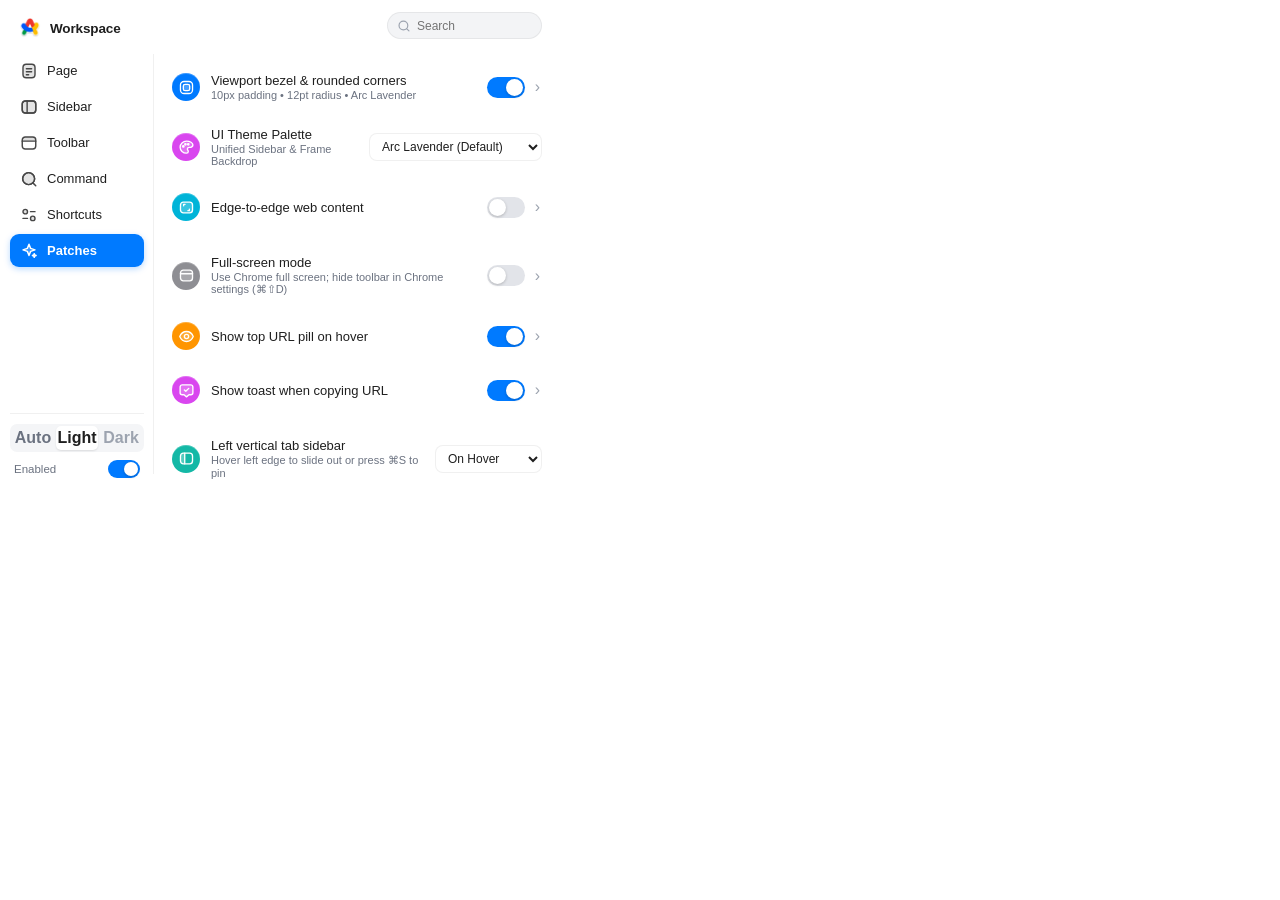
<file: popup/settings.html>
<!DOCTYPE html>
<html lang="en" data-ui-theme="light">
  <head>
    <meta charset="UTF-8" />
    <meta name="viewport" content="width=device-width, initial-scale=1.0" />
    <meta name="color-scheme" content="light dark" />
    <title>Workspace Settings — Patches</title>
    <link rel="stylesheet" href="popup.css" />
  </head>
  <body>
    <div class="dia-settings-shell">
      <!-- =========================================================
           LEFT NAVIGATION RAIL (No fake macOS close buttons; Iconly Duotone Icons)
           ========================================================= -->
      <aside class="dia-sidebar-rail">
        <div class="dia-rail-brand">
          <div class="dia-brand-badge">
            <img src="../icons/icon-48.png" alt="Logo" width="22" height="22" style="object-fit: contain; display: block;" />
          </div>
          <span class="dia-brand-name">Workspace</span>
        </div>

        <nav class="dia-rail-nav" id="railNav">
          <button type="button" class="dia-rail-item" data-category="page">
            <span class="dia-rail-icon">
              <!-- Iconly Document Duotone -->
              <svg viewBox="0 0 24 24" fill="none" stroke="currentColor" stroke-width="1.9" stroke-linecap="round" stroke-linejoin="round">
                <path d="M15.7 3H8.3C5.8 3 4 4.8 4 7.3V16.7C4 19.2 5.8 21 8.3 21H15.7C18.2 21 20 19.2 20 16.7V7.3C20 4.8 18.2 3 15.7 3Z" fill="currentColor" fill-opacity="0.14"></path>
                <path d="M15.5 9H8.5M15.5 13H8.5M11.5 17H8.5"></path>
              </svg>
            </span>
            <span>Page</span>
          </button>

          <button type="button" class="dia-rail-item" data-category="tabs">
            <span class="dia-rail-icon">
              <!-- Iconly Category / Sidebar Duotone -->
              <svg viewBox="0 0 24 24" fill="none" stroke="currentColor" stroke-width="1.9" stroke-linecap="round" stroke-linejoin="round">
                <rect x="3" y="4" width="18" height="16" rx="4" fill="currentColor" fill-opacity="0.14"></rect>
                <rect x="3" y="4" width="18" height="16" rx="4"></rect>
                <path d="M9.5 4V20"></path>
              </svg>
            </span>
            <span>Sidebar</span>
          </button>

          <button type="button" class="dia-rail-item" data-category="toolbar">
            <span class="dia-rail-icon">
              <!-- Iconly Top Window Duotone -->
              <svg viewBox="0 0 24 24" fill="none" stroke="currentColor" stroke-width="1.9" stroke-linecap="round" stroke-linejoin="round">
                <rect x="3" y="4" width="18" height="16" rx="4"></rect>
                <path d="M3 9.5H21"></path>
                <rect x="3" y="4" width="18" height="5.5" rx="3" fill="currentColor" fill-opacity="0.18" stroke="none"></rect>
              </svg>
            </span>
            <span>Toolbar</span>
          </button>

          <button type="button" class="dia-rail-item" data-category="window">
            <span class="dia-rail-icon">
              <!-- Iconly Search / Command Duotone -->
              <svg viewBox="0 0 24 24" fill="none" stroke="currentColor" stroke-width="1.9" stroke-linecap="round" stroke-linejoin="round">
                <circle cx="11.5" cy="11.5" r="8" fill="currentColor" fill-opacity="0.14"></circle>
                <circle cx="11.5" cy="11.5" r="8"></circle>
                <path d="M17.5 17.5L21 21"></path>
              </svg>
            </span>
            <span>Command</span>
          </button>

          <button type="button" class="dia-rail-item" data-category="shortcuts">
            <span class="dia-rail-icon">
              <!-- Iconly Filter / Controls Duotone -->
              <svg viewBox="0 0 24 24" fill="none" stroke="currentColor" stroke-width="1.9" stroke-linecap="round" stroke-linejoin="round">
                <path d="M10 16.5H4M14 7.5H20"></path>
                <circle cx="17" cy="16.5" r="3" fill="currentColor" fill-opacity="0.16"></circle>
                <circle cx="7" cy="7.5" r="3" fill="currentColor" fill-opacity="0.16"></circle>
              </svg>
            </span>
            <span>Shortcuts</span>
          </button>

          <button type="button" class="dia-rail-item is-active" data-category="all">
            <span class="dia-rail-icon">
              <!-- Iconly Star / Patches Duotone -->
              <svg viewBox="0 0 24 24" fill="none" stroke="currentColor" stroke-width="1.9" stroke-linecap="round" stroke-linejoin="round">
                <path d="M12 3L14.2 8.5L20 10.5L14.2 12.5L12 18L9.8 12.5L4 10.5L9.8 8.5L12 3Z" fill="currentColor" fill-opacity="0.22"></path>
                <path d="M19 15.5L19.7 17.3L21.5 18L19.7 18.7L19 20.5L18.3 18.7L16.5 18L18.3 17.3L19 15.5Z"></path>
              </svg>
            </span>
            <span>Patches</span>
          </button>
        </nav>

        <!-- Bottom Light/Dark Theme Switcher & Master Switch -->
        <div class="dia-rail-footer">
          <div class="dia-theme-pill" id="uiThemeSelector" title="Light / Dark Appearance">
            <button type="button" class="dia-theme-btn" data-ui-theme="auto">Auto</button>
            <button type="button" class="dia-theme-btn is-active" data-ui-theme="light">Light</button>
            <button type="button" class="dia-theme-btn" data-ui-theme="dark">Dark</button>
          </div>
          <label class="dia-master-row" title="Enable or disable Workspace UI">
            <span>Enabled</span>
            <label class="dia-switch dia-switch--sm">
              <input type="checkbox" id="enabledToggle" checked />
              <span class="dia-slider"></span>
            </label>
          </label>
        </div>
      </aside>

      <!-- =========================================================
           RIGHT CONTENT PANE
           ========================================================= -->
      <main class="dia-content-pane">
        <!-- Top Header with < > Navigation Arrows, Title, and Search -->
        <header class="dia-content-header">
          <div class="dia-header-left">
            <div class="dia-history-pill">
              <button type="button" id="navBackBtn" class="dia-nav-arrow" disabled title="Back">
                <svg viewBox="0 0 24 24" fill="none" stroke="currentColor" stroke-width="2.1" stroke-linecap="round" stroke-linejoin="round">
                  <path d="M14.5 6.5L9 12L14.5 17.5"></path>
                </svg>
              </button>
              <button type="button" id="navForwardBtn" class="dia-nav-arrow" disabled title="Forward">
                <svg viewBox="0 0 24 24" fill="none" stroke="currentColor" stroke-width="2.1" stroke-linecap="round" stroke-linejoin="round">
                  <path d="M9.5 6.5L15 12L9.5 17.5"></path>
                </svg>
              </button>
            </div>
            <h1 class="dia-header-title" id="paneTitle">Patches</h1>
          </div>

          <div class="dia-search-pill">
            <svg class="dia-search-icon" viewBox="0 0 24 24" fill="none" stroke="currentColor" stroke-width="2" stroke-linecap="round" stroke-linejoin="round">
              <circle cx="11" cy="11" r="7.5"></circle>
              <path d="M16.8 16.8L20.5 20.5"></path>
            </svg>
            <input
              type="search"
              id="patchSearchInput"
              placeholder="Search"
              autocomplete="off"
            />
          </div>
        </header>

        <!-- Inline Status Toast -->
        <div id="statusToast" class="dia-inline-toast" hidden></div>

        <!-- =======================================================
             MAIN OVERVIEW VIEW
             ======================================================= -->
        <div id="overviewView" class="dia-scroll-area">
          <!-- GROUP: Page -->
          <section class="dia-group" data-group="page">
            <div class="dia-group-label">Page</div>
            <div class="dia-card-stack">
              <!-- Viewport Bezel & Padding (Drill-down '>') -->
              <div class="dia-card-row is-drillable" data-drill="detail-bezel" data-keywords="bezel padding corner radius frame material theme">
                <div class="dia-squircle sq-blue">
                  <!-- Iconly Frame / Scan Duotone -->
                  <svg viewBox="0 0 24 24" fill="none" stroke="currentColor" stroke-width="1.9" stroke-linecap="round" stroke-linejoin="round">
                    <rect x="3.5" y="3.5" width="17" height="17" rx="5"></rect>
                    <rect x="7.5" y="7.5" width="9" height="9" rx="2.5" fill="currentColor" fill-opacity="0.28"></rect>
                  </svg>
                </div>
                <div class="dia-row-info">
                  <div class="dia-row-title">Viewport bezel &amp; rounded corners</div>
                  <div class="dia-row-sub" id="bezelSummaryText">10px padding • 12pt radius • Arc Lavender</div>
                </div>
                <div class="dia-row-controls">
                  <label class="dia-switch" data-stop-prop="true">
                    <input type="checkbox" id="bezelEnabledToggle" checked />
                    <span class="dia-slider"></span>
                  </label>
                  <button type="button" class="dia-chevron-btn" aria-label="Configure Bezel">›</button>
                </div>
              </div>

              <!-- Unified UI Theme Palette (Sidebar + Bezel) -->
              <div class="dia-card-row" data-keywords="theme color palette lavender frost sand sage rose sky obsidian glass navy warm midnight forest">
                <div class="dia-squircle sq-purple">
                  <svg viewBox="0 0 24 24" fill="none" stroke="currentColor" stroke-width="1.9" stroke-linecap="round" stroke-linejoin="round">
                    <path d="M12 3C7.03 3 3 6.8 3 11.5C3 16.2 7.03 20 12 20C13.38 20 14.5 18.88 14.5 17.5C14.5 16.86 14.26 16.28 13.86 15.84C13.48 15.42 13.25 14.88 13.25 14.25C13.25 12.87 14.37 11.75 15.75 11.75H17.5C19.43 11.75 21 10.18 21 8.25C21 5.35 16.97 3 12 3Z" fill="currentColor" fill-opacity="0.22"></path>
                    <circle cx="7.5" cy="10.5" r="1" fill="currentColor"></circle>
                    <circle cx="10.5" cy="7.5" r="1" fill="currentColor"></circle>
                    <circle cx="14.5" cy="7.5" r="1" fill="currentColor"></circle>
                  </svg>
                </div>
                <div class="dia-row-info">
                  <div class="dia-row-title">UI Theme Palette</div>
                  <div class="dia-row-sub">Unified Sidebar &amp; Frame Backdrop</div>
                </div>
                <div class="dia-row-controls">
                  <select id="quickThemeSelect" class="dia-select">
                    <optgroup label="Light Themes">
                      <option value="arc-lavender">Arc Lavender (Default)</option>
                      <option value="frost">Frost White</option>
                      <option value="warm-sand">Warm Sand</option>
                      <option value="mint-sage">Mint Sage</option>
                      <option value="rose-quartz">Rose Quartz</option>
                      <option value="sky-breeze">Sky Breeze</option>
                    </optgroup>
                    <optgroup label="Dark Themes">
                      <option value="obsidian">Obsidian Dark</option>
                      <option value="glass">Liquid Glass</option>
                      <option value="arc-navy">Arc Navy</option>
                      <option value="warm-clay">Warm Clay</option>
                      <option value="midnight-purple">Midnight Purple</option>
                      <option value="forest-night">Forest Night</option>
                    </optgroup>
                    <optgroup label="Custom">
                      <option value="custom">Custom Tint…</option>
                    </optgroup>
                  </select>
                </div>
              </div>

              <!-- Edge-to-edge web content -->
              <div class="dia-card-row" data-keywords="edge to edge web content 0px remove padding">
                <div class="dia-squircle sq-cyan">
                  <!-- Iconly Expand Duotone -->
                  <svg viewBox="0 0 24 24" fill="none" stroke="currentColor" stroke-width="1.9" stroke-linecap="round" stroke-linejoin="round">
                    <rect x="3.5" y="4.5" width="17" height="15" rx="4" fill="currentColor" fill-opacity="0.22"></rect>
                    <path d="M8 9.5V7.5H10M16 14.5V16.5H14"></path>
                  </svg>
                </div>
                <div class="dia-row-info">
                  <div class="dia-row-title">Edge-to-edge web content</div>
                </div>
                <div class="dia-row-controls">
                  <label class="dia-switch">
                    <input type="checkbox" id="edgeToEdgeToggle" />
                    <span class="dia-slider"></span>
                  </label>
                  <span class="dia-chevron-muted">›</span>
                </div>
              </div>
            </div>
          </section>

          <!-- GROUP: Toolbar -->
          <section class="dia-group" data-group="toolbar">
            <div class="dia-group-label">Toolbar</div>
            <div class="dia-card-stack">
              <!-- Hide toolbar (Frameless Window Mode) -->
              <div class="dia-card-row" data-keywords="hide toolbar frameless window mode top url bar">
                <div class="dia-squircle sq-gray">
                  <!-- Iconly Hide Toolbar Duotone -->
                  <svg viewBox="0 0 24 24" fill="none" stroke="currentColor" stroke-width="1.9" stroke-linecap="round" stroke-linejoin="round">
                    <rect x="3.5" y="4.5" width="17" height="15" rx="4" fill="currentColor" fill-opacity="0.22"></rect>
                    <path d="M3.5 9.5H20.5"></path>
                  </svg>
                </div>
                <div class="dia-row-info">
                  <div class="dia-row-title">Full-screen mode</div>
                  <div class="dia-row-sub">Use Chrome full screen; hide toolbar in Chrome settings (⌘⇧D)</div>
                </div>
                <div class="dia-row-controls">
                  <label class="dia-switch">
                    <input type="checkbox" id="framelessModeToggle" />
                    <span class="dia-slider"></span>
                  </label>
                  <span class="dia-chevron-muted">›</span>
                </div>
              </div>

              <!-- Show toolbar on hover -->
              <div class="dia-card-row" data-keywords="show toolbar on hover top edge url pill">
                <div class="dia-squircle sq-orange">
                  <!-- Iconly Show / Eye Duotone -->
                  <svg viewBox="0 0 24 24" fill="none" stroke="currentColor" stroke-width="1.9" stroke-linecap="round" stroke-linejoin="round">
                    <path d="M2.5 12C4.3 7.6 7.8 5 12 5C16.2 5 19.7 7.6 21.5 12C19.7 16.4 16.2 19 12 19C7.8 19 4.3 16.4 2.5 12Z" fill="currentColor" fill-opacity="0.2"></path>
                    <circle cx="12" cy="12" r="3"></circle>
                  </svg>
                </div>
                <div class="dia-row-info">
                  <div class="dia-row-title">Show top URL pill on hover</div>
                </div>
                <div class="dia-row-controls">
                  <label class="dia-switch">
                    <input type="checkbox" id="revealToolbarOnHoverToggle" checked />
                    <span class="dia-slider"></span>
                  </label>
                  <span class="dia-chevron-muted">›</span>
                </div>
              </div>

              <!-- Show toast when copying URL -->
              <div class="dia-card-row" data-keywords="copy url toast notification markdown ⌘⇧c">
                <div class="dia-squircle sq-purple">
                  <!-- Iconly Chat / Message Check Duotone -->
                  <svg viewBox="0 0 24 24" fill="none" stroke="currentColor" stroke-width="1.9" stroke-linecap="round" stroke-linejoin="round">
                    <path d="M18 4H6C4.3 4 3 5.3 3 7V15C3 16.7 4.3 18 6 18H8.5L12 21L15.5 18H18C19.7 18 21 16.7 21 15V7C21 5.3 19.7 4 18 4Z" fill="currentColor" fill-opacity="0.22"></path>
                    <path d="M9 11.2L11 13.2L15.2 9"></path>
                  </svg>
                </div>
                <div class="dia-row-info">
                  <div class="dia-row-title">Show toast when copying URL</div>
                </div>
                <div class="dia-row-controls">
                  <label class="dia-switch">
                    <input type="checkbox" id="copyURLToastToggle" checked />
                    <span class="dia-slider"></span>
                  </label>
                  <span class="dia-chevron-muted">›</span>
                </div>
              </div>
            </div>
          </section>

          <!-- GROUP: Sidebar and tab bar -->
          <section class="dia-group" data-group="tabs">
            <div class="dia-group-label">Sidebar and tab bar</div>
            <div class="dia-card-stack">
              <!-- Recreated Left Hover Sidebar Mode -->
              <div class="dia-card-row" data-keywords="sidebar left hover vertical tabs pin ⌘s">
                <div class="dia-squircle sq-teal">
                  <!-- Iconly Sidebar Duotone -->
                  <svg viewBox="0 0 24 24" fill="none" stroke="currentColor" stroke-width="1.9" stroke-linecap="round" stroke-linejoin="round">
                    <rect x="3.5" y="4.5" width="17" height="15" rx="4"></rect>
                    <path d="M9.5 4.5V19.5"></path>
                    <rect x="3.5" y="4.5" width="6" height="15" rx="2" fill="currentColor" fill-opacity="0.28" stroke="none"></rect>
                  </svg>
                </div>
                <div class="dia-row-info">
                  <div class="dia-row-title">Left vertical tab sidebar</div>
                  <div class="dia-row-sub">Hover left edge to slide out or press ⌘S to pin</div>
                </div>
                <div class="dia-row-controls">
                  <select id="sidebarModeSelect" class="dia-select">
                    <option value="always">On Hover</option>
                    <option value="pinned">Pinned (⌘S)</option>
                    <option value="auto">Auto</option>
                    <option value="off">Off</option>
                  </select>
                </div>
              </div>

              <!-- Hide pinned tab border -->
              <div class="dia-card-row" data-keywords="hide pinned tab border favorites">
                <div class="dia-squircle sq-pink">
                  <!-- Iconly Bookmark / Pin Duotone -->
                  <svg viewBox="0 0 24 24" fill="none" stroke="currentColor" stroke-width="1.9" stroke-linecap="round" stroke-linejoin="round">
                    <path d="M7 4H17C18.1 4 19 4.9 19 6V20L12 16.2L5 20V6C5 4.9 5.9 4 7 4Z" fill="currentColor" fill-opacity="0.22"></path>
                  </svg>
                </div>
                <div class="dia-row-info">
                  <div class="dia-row-title">Hide pinned tab active border</div>
                </div>
                <div class="dia-row-controls">
                  <label class="dia-switch">
                    <input type="checkbox" id="hidePinnedTabBorderToggle" />
                    <span class="dia-slider"></span>
                  </label>
                  <span class="dia-chevron-muted">›</span>
                </div>
              </div>
            </div>
          </section>

          <!-- GROUP: Window & Command Bar -->
          <section class="dia-group" data-group="window">
            <div class="dia-group-label">Window</div>
            <div class="dia-card-stack">
              <!-- Command Bar (Drill-down '>') -->
              <div class="dia-card-row is-drillable" data-drill="detail-spotlight" data-keywords="command bar spotlight ⌘t ⌘k blur darken">
                <div class="dia-squircle sq-indigo">
                  <!-- Iconly Discovery / Compass Duotone -->
                  <svg viewBox="0 0 24 24" fill="none" stroke="currentColor" stroke-width="1.9" stroke-linecap="round" stroke-linejoin="round">
                    <circle cx="12" cy="12" r="8.5" fill="currentColor" fill-opacity="0.22"></circle>
                    <polygon points="14.8 9.2 13.2 13.2 9.2 14.8 10.8 10.8 14.8 9.2"></polygon>
                  </svg>
                </div>
                <div class="dia-row-info">
                  <div class="dia-row-title">Command Bar overlay (⌘T / ⌘K)</div>
                  <div class="dia-row-sub">Backdrop blur, dimness &amp; search engine</div>
                </div>
                <div class="dia-row-controls">
                  <label class="dia-switch" data-stop-prop="true">
                    <input type="checkbox" id="commandBarToggle" checked />
                    <span class="dia-slider"></span>
                  </label>
                  <button type="button" class="dia-chevron-btn" aria-label="Configure Command Bar">›</button>
                </div>
              </div>
            </div>
          </section>

          <!-- GROUP: Commands -->
          <section class="dia-group" data-group="shortcuts">
            <div class="dia-group-label">Commands</div>
            <div class="dia-card-stack">
              <!-- Group Tabs by Domain -->
              <div class="dia-card-row is-actionable" id="groupDomainRow" data-keywords="group tabs by domain ⌥⌘g">
                <div class="dia-squircle sq-green">
                  <!-- Iconly Category Grid Duotone -->
                  <svg viewBox="0 0 24 24" fill="none" stroke="currentColor" stroke-width="1.9" stroke-linecap="round" stroke-linejoin="round">
                    <rect x="3.5" y="3.5" width="7" height="7" rx="2.5" fill="currentColor" fill-opacity="0.24"></rect>
                    <rect x="13.5" y="3.5" width="7" height="7" rx="2.5"></rect>
                    <rect x="3.5" y="13.5" width="7" height="7" rx="2.5"></rect>
                    <rect x="13.5" y="13.5" width="7" height="7" rx="2.5" fill="currentColor" fill-opacity="0.24"></rect>
                  </svg>
                </div>
                <div class="dia-row-info">
                  <div class="dia-row-title">Group Tabs by Domain</div>
                </div>
                <div class="dia-row-controls">
                  <span class="dia-row-meta">Tabs menu</span>
                  <span class="dia-chevron-muted">›</span>
                </div>
              </div>

              <!-- Tidy Tabs by Subject -->
              <div class="dia-card-row is-actionable" id="tidyTabsRow" data-keywords="tidy tabs by subject ⌥⌘t">
                <div class="dia-squircle sq-teal">
                  <!-- Iconly Magic Star Duotone -->
                  <svg viewBox="0 0 24 24" fill="none" stroke="currentColor" stroke-width="1.9" stroke-linecap="round" stroke-linejoin="round">
                    <path d="M12 3.5L14 8.5L19 10.5L14 12.5L12 17.5L10 12.5L5 10.5L10 8.5L12 3.5Z" fill="currentColor" fill-opacity="0.25"></path>
                  </svg>
                </div>
                <div class="dia-row-info">
                  <div class="dia-row-title">Tidy Tabs by Subject</div>
                </div>
                <div class="dia-row-controls">
                  <span class="dia-row-meta">⌥⌘T</span>
                  <span class="dia-chevron-muted">›</span>
                </div>
              </div>

              <!-- Keyboard Shortcuts (Drill-down '>') -->
              <div class="dia-card-row is-drillable" data-drill="detail-shortcuts" data-keywords="keyboard shortcuts ⌘t ⌘l ⌘k ⌘s ⌘w">
                <div class="dia-squircle sq-gray">
                  <!-- Iconly Command Key Duotone -->
                  <svg viewBox="0 0 24 24" fill="none" stroke="currentColor" stroke-width="1.9" stroke-linecap="round" stroke-linejoin="round">
                    <path d="M9 9V6.5C9 5.1 7.9 4 6.5 4C5.1 4 4 5.1 4 6.5C4 7.9 5.1 9 6.5 9H9ZM9 9H15M9 9V15M15 9V6.5C15 5.1 16.1 4 17.5 4C18.9 4 20 5.1 20 6.5C20 7.9 18.9 9 17.5 9H15ZM15 9V15M15 15H17.5C18.9 15 20 16.1 20 17.5C20 18.9 18.9 20 17.5 20C16.1 20 15 18.9 15 17.5V15ZM15 15H9M9 15H6.5C5.1 15 4 16.1 4 17.5C4 18.9 5.1 20 6.5 20C7.9 20 9 18.9 9 17.5V15Z"></path>
                  </svg>
                </div>
                <div class="dia-row-info">
                  <div class="dia-row-title">Keyboard Shortcuts</div>
                  <div class="dia-row-sub">⌘T, ⌘L, ⌘K, ⌘S, ⌘⇧C, ⌘⇧D</div>
                </div>
                <div class="dia-row-controls">
                  <label class="dia-switch" data-stop-prop="true">
                    <input type="checkbox" id="diaShortcutsToggle" checked />
                    <span class="dia-slider"></span>
                  </label>
                  <button type="button" class="dia-chevron-btn" aria-label="View Shortcuts">›</button>
                </div>
              </div>
            </div>
          </section>
        </div>

        <!-- =======================================================
             NESTED DETAIL VIEW 1: BEZEL & PADDING
             ======================================================= -->
        <div id="detail-bezel" class="dia-detail-view" hidden>
          <div class="dia-group-label">Viewport Geometry</div>
          <div class="dia-card-stack">
            <div class="dia-tune-card">
              <div class="dia-tune-header">
                <span>Outer Edge Padding</span>
                <span id="bezelSizeValue" class="dia-value-badge">10 px</span>
              </div>
              <input type="range" id="bezelSizeInput" min="0" max="24" step="1" value="10" />
            </div>

            <div class="dia-tune-card">
              <div class="dia-tune-header">
                <span>Inner Corner Radius</span>
                <span id="cornerRadiusValue" class="dia-value-badge">12 pt</span>
              </div>
              <input type="range" id="cornerRadiusInput" min="0" max="28" step="1" value="12" />
            </div>
          </div>

          <div class="dia-group-label">Unified Theme &amp; Bezel Material</div>
          <div class="dia-card-stack">
            <div class="dia-preset-grid" id="presetGrid">
              <button type="button" class="dia-preset-chip is-active" data-preset="arc-lavender" data-color="#ebecf7" data-mode="light">
                <span class="dia-swatch" style="background: #ebecf7"></span>
                <span>Lavender</span>
              </button>
              <button type="button" class="dia-preset-chip" data-preset="frost" data-color="#e8eaed" data-mode="light">
                <span class="dia-swatch" style="background: #e8eaed"></span>
                <span>Frost</span>
              </button>
              <button type="button" class="dia-preset-chip" data-preset="warm-sand" data-color="#f3ede4" data-mode="light">
                <span class="dia-swatch" style="background: #f3ede4"></span>
                <span>Sand</span>
              </button>
              <button type="button" class="dia-preset-chip" data-preset="mint-sage" data-color="#e6f2ec" data-mode="light">
                <span class="dia-swatch" style="background: #e6f2ec"></span>
                <span>Sage</span>
              </button>
              <button type="button" class="dia-preset-chip" data-preset="rose-quartz" data-color="#f6e8ee" data-mode="light">
                <span class="dia-swatch" style="background: #f6e8ee"></span>
                <span>Rose</span>
              </button>
              <button type="button" class="dia-preset-chip" data-preset="sky-breeze" data-color="#e5eff8" data-mode="light">
                <span class="dia-swatch" style="background: #e5eff8"></span>
                <span>Sky</span>
              </button>
              <button type="button" class="dia-preset-chip" data-preset="obsidian" data-color="#16161a" data-mode="dark">
                <span class="dia-swatch" style="background: #16161a"></span>
                <span>Obsidian</span>
              </button>
              <button type="button" class="dia-preset-chip" data-preset="glass" data-color="#141522" data-mode="dark">
                <span class="dia-swatch swatch-glass"></span>
                <span>Glass</span>
              </button>
              <button type="button" class="dia-preset-chip" data-preset="arc-navy" data-color="#131926" data-mode="dark">
                <span class="dia-swatch" style="background: #131926"></span>
                <span>Navy</span>
              </button>
              <button type="button" class="dia-preset-chip" data-preset="warm-clay" data-color="#221d1a" data-mode="dark">
                <span class="dia-swatch" style="background: #221d1a"></span>
                <span>Warm</span>
              </button>
              <button type="button" class="dia-preset-chip" data-preset="midnight-purple" data-color="#1b1626" data-mode="dark">
                <span class="dia-swatch" style="background: #1b1626"></span>
                <span>Midnight</span>
              </button>
              <button type="button" class="dia-preset-chip" data-preset="forest-night" data-color="#131f1c" data-mode="dark">
                <span class="dia-swatch" style="background: #131f1c"></span>
                <span>Forest</span>
              </button>
              <label class="dia-preset-chip" title="Custom Tint">
                <input type="color" id="customColorInput" value="#ebecf7" />
                <span>Custom</span>
              </label>
            </div>

            <div class="dia-card-row">
              <div class="dia-row-info">
                <div class="dia-row-title">When to Show Bezel Frame</div>
              </div>
              <select id="activationModeSelect" class="dia-select">
                <option value="always">Always</option>
                <option value="fullscreen">Full Screen Only</option>
              </select>
            </div>

            <div class="dia-card-row">
              <div class="dia-row-info">
                <div class="dia-row-title">Square Corners Next to Sidebar</div>
              </div>
              <label class="dia-switch">
                <input type="checkbox" id="squareSidebarCornersToggle" />
                <span class="dia-slider"></span>
              </label>
            </div>

            <div class="dia-card-row">
              <div class="dia-row-info">
                <div class="dia-row-title">Subtle Inner Hairline Border</div>
              </div>
              <label class="dia-switch">
                <input type="checkbox" id="innerBorderToggle" checked />
                <span class="dia-slider"></span>
              </label>
            </div>

            <div class="dia-card-row">
              <div class="dia-row-info">
                <div class="dia-row-title">Inset Page Body</div>
              </div>
              <label class="dia-switch">
                <input type="checkbox" id="insetContentToggle" />
                <span class="dia-slider"></span>
              </label>
            </div>
          </div>

          <button type="button" id="resetGeometryBtn" class="dia-secondary-btn">
            Reset Bezel to Defaults
          </button>
        </div>

        <!-- =======================================================
             NESTED DETAIL VIEW 2: COMMAND BAR
             ======================================================= -->
        <div id="detail-spotlight" class="dia-detail-view" hidden>
          <div class="dia-group-label">Command Bar Settings</div>
          <div class="dia-card-stack">
            <div class="dia-card-row">
              <div class="dia-row-info">
                <div class="dia-row-title">Open New Tabs in Command Bar</div>
              </div>
              <label class="dia-switch">
                <input type="checkbox" id="openNewTabInCommandBarToggle" checked />
                <span class="dia-slider"></span>
              </label>
            </div>

            <div class="dia-card-row">
              <div class="dia-row-info">
                <div class="dia-row-title">Position</div>
              </div>
              <select id="commandBarPositionSelect" class="dia-select">
                <option value="spotlight">Like Spotlight (Top 15%)</option>
                <option value="center">Center of Window</option>
              </select>
            </div>

            <div class="dia-card-row">
              <div class="dia-row-info">
                <div class="dia-row-title">Default Search Engine</div>
              </div>
              <select id="searchEngineSelect" class="dia-select">
                <option value="google">Google</option>
                <option value="perplexity">Perplexity</option>
                <option value="duckduckgo">DuckDuckGo</option>
                <option value="bing">Bing</option>
              </select>
            </div>

            <div class="dia-tune-card">
              <div class="dia-tune-header">
                <span>Blur Page Behind</span>
                <div class="dia-tune-right">
                  <span id="commandBarBlurRadiusValue" class="dia-value-badge">18 pt</span>
                  <label class="dia-switch dia-switch--sm">
                    <input type="checkbox" id="commandBarBlurToggle" checked />
                    <span class="dia-slider"></span>
                  </label>
                </div>
              </div>
              <input type="range" id="commandBarBlurRadiusInput" min="0" max="32" step="1" value="18" />
            </div>

            <div class="dia-tune-card">
              <div class="dia-tune-header">
                <span>Darken Page Behind</span>
                <div class="dia-tune-right">
                  <span id="commandBarDarknessValue" class="dia-value-badge">48 %</span>
                  <label class="dia-switch dia-switch--sm">
                    <input type="checkbox" id="commandBarDarkenToggle" checked />
                    <span class="dia-slider"></span>
                  </label>
                </div>
              </div>
              <input type="range" id="commandBarDarknessInput" min="0" max="85" step="1" value="48" />
            </div>

            <div class="dia-card-row">
              <div class="dia-row-info">
                <div class="dia-row-title">Remember What You Typed</div>
              </div>
              <label class="dia-switch">
                <input type="checkbox" id="commandBarKeepTextToggle" checked />
                <span class="dia-slider"></span>
              </label>
            </div>

            <div class="dia-card-row">
              <div class="dia-row-info">
                <div class="dia-row-title">Compact Command Bar</div>
              </div>
              <label class="dia-switch">
                <input type="checkbox" id="compactCommandBarToggle" />
                <span class="dia-slider"></span>
              </label>
            </div>
          </div>

          <button type="button" id="openPaletteNowBtn" class="dia-primary-btn">
            Open Command Bar Now (⌘K)
          </button>
        </div>

        <!-- =======================================================
             NESTED DETAIL VIEW 3: KEYBOARD SHORTCUTS
             ======================================================= -->
        <div id="detail-shortcuts" class="dia-detail-view" hidden>
          <div class="dia-group-label">Active Keyboard Shortcuts</div>
          <div class="dia-card-stack">
            <div class="dia-sc-row"><span>Open Command Bar</span><kbd>⌘K</kbd> / <kbd>⌘T</kbd></div>
            <div class="dia-sc-row"><span>Edit Current URL in Bar</span><kbd>⌘L</kbd> / <kbd>⌘⇧L</kbd></div>
            <div class="dia-sc-row"><span>Pin / Unpin Vertical Sidebar</span><kbd>⌘S</kbd></div>
            <div class="dia-sc-row"><span>Close Highlighted Tab in Switcher</span><kbd>⌘W</kbd></div>
            <div class="dia-sc-row"><span>Copy Current URL + Toast</span><kbd>⌘⇧C</kbd></div>
            <div class="dia-sc-row"><span>Copy URL as Markdown</span><kbd>⌘⇧⌥C</kbd></div>
            <div class="dia-sc-row"><span>Toggle Full Screen</span><kbd>⌘⇧D</kbd></div>
            <div class="dia-sc-row"><span>Tidy Tabs by Subject</span><kbd>⌥⌘T</kbd></div>
            <div class="dia-sc-row"><span>Group Tabs by Domain</span><kbd>⌥⌘G</kbd></div>
            <div class="dia-sc-row"><span>Toggle Edge-to-Edge (0px)</span><kbd>⌥⌘E</kbd></div>
          </div>

          <button type="button" id="configureShortcutsBtn" class="dia-secondary-btn">
            Configure Chrome Extension Shortcuts…
          </button>
        </div>
      </main>
    </div>

    <script src="popup.js"></script>
  </body>
</html>
</file>
<file: newtab/newtab.css>
:root {
  color-scheme: light dark;
  font-family: -apple-system, BlinkMacSystemFont, "SF Pro Text", Inter, sans-serif;
  background: #f7f7f5;
  color: #202124;
}

* { box-sizing: border-box; }

html, body {
  width: 100%;
  min-height: 100%;
  margin: 0;
}

body {
  min-height: 100vh;
  display: grid;
  place-items: center;
  background: radial-gradient(ellipse at 50% 44%, #fff 0%, #f7f7f5 66%);
}

.new-tab {
  width: min(640px, calc(100% - 40px));
  text-align: center;
  transform: translateY(-5vh);
}

.address-form {
  display: flex;
  align-items: center;
  gap: 14px;
  min-height: 64px;
  padding: 0 18px;
  border: 1px solid rgba(32, 33, 36, 0.14);
  border-radius: 18px;
  background: rgba(255, 255, 255, 0.92);
  box-shadow: 0 12px 40px rgba(32, 33, 36, 0.08);
}

.search-icon {
  width: 20px;
  height: 20px;
  flex: none;
  stroke: #73777c;
  stroke-width: 1.8;
  stroke-linecap: round;
}

.address-form input {
  width: 100%;
  min-width: 0;
  border: 0;
  outline: 0;
  background: transparent;
  color: inherit;
  font: inherit;
  font-size: 17px;
}

.address-form input::placeholder { color: #85898d; }

.address-form kbd {
  flex: none;
  padding: 4px 7px;
  border: 1px solid rgba(32, 33, 36, 0.14);
  border-radius: 6px;
  color: #73777c;
  font-family: inherit;
  font-size: 12px;
}

.hint {
  margin: 16px 0 0;
  color: #7a7d80;
  font-size: 13px;
}

.recovery h1 { font-size: 24px; margin: 0 0 10px; }
.recovery p { color: #73777c; margin: 0 0 24px; font-size: 14px; }
.recovery-retry { margin-top: 18px; padding: 10px 22px; border: 0; border-radius: 999px; background: #0878f9; color: white; font: inherit; cursor: pointer; }

@media (prefers-color-scheme: dark) {
  :root { background: #17181b; color: #f4f4f2; }
  body { background: radial-gradient(ellipse at 50% 44%, #242529 0%, #17181b 66%); }
  .address-form { background: rgba(36, 37, 41, .9); border-color: rgba(255,255,255,.14); box-shadow: 0 12px 40px rgba(0,0,0,.24); }
  .address-form kbd { border-color: rgba(255,255,255,.18); }
  .hint { color: #a4a6aa; }
}
</file>
<file: styles/dia-frame.css>
/**
 * Arcflow — Unified Cra / Arc Viewport Bezel, Corner Mask & Sidebar Geometry CSS
 *
 * Recreates Cra / Arc's continuous surface where the left vertical sidebar and the
 * 4-sided viewport bezel share a single unified backdrop color around the rounded webpage card.
 */

:root {
  --dia-bezel-size: 10px;
  --dia-corner-radius: 12px;
  --dia-frame-color: #ebecf7;
  --dia-border-glow: rgba(0, 0, 0, 0.08);
  --dia-sidebar-pinned-width: 248px;
}

html[data-dia-downloads-open="true"] {
  --dia-sidebar-pinned-width: 285.2px;
}

/* Base non-invasive fixed overlay container */
#dia-chrome-tweaks-frame-root {
  position: fixed !important;
  inset: 0 !important;
  width: 100vw !important;
  height: 100vh !important;
  pointer-events: none !important;
  z-index: 2147483645 !important;
  box-sizing: border-box !important;
  opacity: 0;
  transition:
    opacity 180ms cubic-bezier(0.2, 0, 0, 1),
    left 220ms cubic-bezier(0.16, 1, 0.3, 1),
    width 220ms cubic-bezier(0.16, 1, 0.3, 1);
  display: none;
}

html[data-dia-bezel-active="true"] #dia-chrome-tweaks-frame-root {
  display: block !important;
  opacity: 1 !important;
}

/* Edge-to-Edge override (_DPEdgeToEdgeEntry) */
html[data-dia-edge-to-edge="true"] {
  --dia-bezel-size: 0px !important;
  --dia-corner-radius: 0px !important;
}

/* Shift bezel frame right when in-page Vertical Sidebar is pinned — seamless Cra join */
html[data-dia-sidebar-pinned="true"] #dia-chrome-tweaks-frame-root {
  left: var(--dia-sidebar-pinned-width) !important;
  width: calc(100vw - var(--dia-sidebar-pinned-width)) !important;
}

/* Outer 4-edge solid bezel bars */
.dia-frame-edge {
  position: absolute !important;
  background-color: var(--dia-frame-color) !important;
  pointer-events: none !important;
  transition:
    background-color 200ms ease,
    width 160ms ease,
    height 160ms ease;
}

.dia-frame-edge--top {
  top: 0 !important;
  left: 0 !important;
  right: 0 !important;
  height: var(--dia-bezel-size) !important;
}

.dia-frame-edge--bottom {
  bottom: 0 !important;
  left: 0 !important;
  right: 0 !important;
  height: var(--dia-bezel-size) !important;
}

.dia-frame-edge--left {
  top: 0 !important;
  bottom: 0 !important;
  left: 0 !important;
  width: var(--dia-bezel-size) !important;
}

/* When sidebar is pinned, the sidebar itself provides the left margin — no extra left bezel strip */
html[data-dia-sidebar-pinned="true"] .dia-frame-edge--left {
  width: 0px !important;
}

.dia-frame-edge--right {
  top: 0 !important;
  bottom: 0 !important;
  right: 0 !important;
  width: var(--dia-bezel-size) !important;
}

/* Inner rounded viewport cutout with subtle hairline border & elevation */
.dia-frame-inner-cutout {
  position: absolute !important;
  top: var(--dia-bezel-size) !important;
  left: var(--dia-bezel-size) !important;
  right: var(--dia-bezel-size) !important;
  bottom: var(--dia-bezel-size) !important;
  border-radius: var(--dia-corner-radius) !important;
  box-shadow:
    0 0 0 9999px var(--dia-frame-color),
    inset 0 0 0 1px var(--dia-border-glow),
    0 2px 14px rgba(0, 0, 0, 0.08) !important;
  pointer-events: none !important;
  transition:
    top 160ms ease,
    left 160ms ease,
    right 160ms ease,
    bottom 160ms ease,
    border-radius 160ms ease,
    box-shadow 200ms ease;
}

/* Flush left edge of cutout with pinned sidebar while keeping all 4 rounded corners like Cra */
html[data-dia-sidebar-pinned="true"] .dia-frame-inner-cutout {
  left: 0px !important;
}

/* Square Corners Next to Sidebar (_DPSquareSidebarCornersEntry) */
html[data-dia-square-sidebar-corners="true"] .dia-frame-inner-cutout {
  border-top-left-radius: 0px !important;
  border-bottom-left-radius: 0px !important;
}

/* Liquid Glass Material effect (_DPWindowMaterialEntry) */
html[data-dia-material="glass"] .dia-frame-inner-cutout {
  box-shadow:
    0 0 0 9999px var(--dia-frame-color),
    inset 0 0 0 1.25px rgba(255, 255, 255, 0.22),
    inset 0 1px 12px rgba(139, 124, 248, 0.14) !important;
}

/* Optional content-inset mode */
html[data-dia-bezel-active="true"][data-dia-inset-content="true"]:not([data-dia-edge-to-edge="true"]) body {
  margin: var(--dia-bezel-size) !important;
  width: calc(100% - 2 * var(--dia-bezel-size)) !important;
  height: calc(100vh - 2 * var(--dia-bezel-size)) !important;
  overflow: auto !important;
  transform: translateZ(0) !important;
  box-sizing: border-box !important;
}

/* Shift page body right when in-page Vertical Sidebar is pinned */
html[data-dia-sidebar-pinned="true"] {
  overflow-x: clip !important;
}

html[data-dia-sidebar-pinned="true"] body {
  margin-left: var(--dia-sidebar-pinned-width) !important;
  margin-right: 0 !important;
  width: auto !important;
  max-width: none !important;
  overflow-x: clip !important;
  box-sizing: border-box !important;
  transition: margin-left 200ms cubic-bezier(0.16, 1, 0.3, 1), width 200ms cubic-bezier(0.16, 1, 0.3, 1);
}

html[data-dia-sidebar-pinned="true"][data-dia-bezel-active="true"][data-dia-inset-content="true"]:not([data-dia-edge-to-edge="true"]) body {
  margin-left: var(--dia-sidebar-pinned-width) !important;
  width: auto !important;
  max-width: none !important;
  overflow-x: clip !important;
  overflow-y: auto !important;
}

/* On narrow screens, keep the content viewport intact and let the pinned sidebar overlay it. */
@media (max-width: 720px) {
  html[data-dia-sidebar-pinned="true"] #dia-chrome-tweaks-frame-root {
    left: 0 !important;
    width: 100vw !important;
  }

  html[data-dia-sidebar-pinned="true"] body,
  html[data-dia-sidebar-pinned="true"][data-dia-bezel-active="true"][data-dia-inset-content="true"]:not([data-dia-edge-to-edge="true"]) body {
    margin-left: 0 !important;
    margin-right: 0 !important;
    width: 100% !important;
    max-width: 100vw !important;
  }
}

/* Do not show outer chrome bezel when an HTML5 video/element itself enters fullscreen */
html:fullscreen #dia-chrome-tweaks-frame-root,
html:-webkit-full-screen #dia-chrome-tweaks-frame-root {
  display: none !important;
}
</file>
<file: popup/popup.css>
/* ============================================================================
 * Arcflow — Two-Column Split Settings UI (Light & Dark Mode)
 * Uses system typography & Iconly duotone icons (no fake macOS buttons)
 * ========================================================================== */

[hidden] {
  display: none !important;
}

:root,
[data-ui-theme="light"] {
  color-scheme: light;
  --font-google: -apple-system, BlinkMacSystemFont, 'Segoe UI', Roboto, sans-serif;
  --rail-bg: #ffffff;
  --pane-bg: #ffffff;
  --card-bg: #f4f5f7;
  --card-hover: #eceef2;
  --border-subtle: rgba(0, 0, 0, 0.06);
  --text-main: #1f1f1f;
  --text-sub: #6b7280;
  --text-muted: #9ca3af;
  --blue-active: #007aff;
  --switch-off: #e2e4e9;
  --switch-on: #007aff;
  --search-bg: #f3f4f6;
  --pill-bg: #f3f4f6;
}

@media (prefers-color-scheme: dark) {
  [data-ui-theme="auto"] {
    --rail-bg: #18191c;
    --pane-bg: #1f2024;
    --card-bg: #292b30;
    --card-hover: #31343a;
    --border-subtle: rgba(255, 255, 255, 0.07);
    --text-main: #f3f4f6;
    --text-sub: #9ca3af;
    --text-muted: #6b7280;
    --blue-active: #0a84ff;
    --switch-off: #44474e;
    --switch-on: #0a84ff;
    --search-bg: #292b30;
    --pill-bg: #292b30;
  }
}

[data-ui-theme="dark"] {
  --rail-bg: #18191c;
  --pane-bg: #1f2024;
  --card-bg: #292b30;
  --card-hover: #31343a;
  --border-subtle: rgba(255, 255, 255, 0.07);
  --text-main: #f3f4f6;
  --text-sub: #9ca3af;
  --text-muted: #6b7280;
  --blue-active: #0a84ff;
  --switch-off: #44474e;
  --switch-on: #0a84ff;
  --search-bg: #292b30;
  --pill-bg: #292b30;
}

* {
  box-sizing: border-box;
  margin: 0;
  padding: 0;
  font-family: var(--font-google);
}

body {
  width: 560px;
  height: 490px;
  overflow: hidden;
  background: var(--pane-bg);
  color: var(--text-main);
  font-size: 13px;
  -webkit-font-smoothing: antialiased;
  user-select: none;
}

.dia-settings-shell {
  display: grid;
  grid-template-columns: 154px 1fr;
  width: 100%;
  height: 100%;
}

/* ============================================================================
 * LEFT SIDEBAR RAIL (Clean Brand Header — No Fake macOS Close Buttons)
 * ========================================================================== */
.dia-sidebar-rail {
  background: var(--rail-bg);
  border-right: 1px solid var(--border-subtle);
  padding: 14px 10px 12px;
  display: flex;
  flex-direction: column;
  justify-content: space-between;
}

.dia-rail-brand {
  display: flex;
  align-items: center;
  gap: 8px;
  padding: 2px 8px 14px;
}

.dia-brand-badge {
  width: 24px;
  height: 24px;
  border-radius: 6px;
  background: transparent;
  display: flex;
  align-items: center;
  justify-content: center;
  flex-shrink: 0;
}

.dia-brand-badge svg {
  width: 15px;
  height: 15px;
}

.dia-brand-name {
  font-size: 13.5px;
  font-weight: 600;
  letter-spacing: -0.01em;
  color: var(--text-main);
}

.dia-rail-nav {
  display: flex;
  flex-direction: column;
  gap: 3px;
  flex: 1;
}

.dia-rail-item {
  display: flex;
  align-items: center;
  gap: 9px;
  width: 100%;
  padding: 7.5px 10px;
  border-radius: 9px;
  border: none;
  background: transparent;
  color: var(--text-main);
  font-size: 13px;
  font-weight: 500;
  cursor: pointer;
  text-align: left;
  transition: background 120ms ease, color 120ms ease;
}

.dia-rail-item:hover {
  background: var(--border-subtle);
}

.dia-rail-item.is-active {
  background: var(--blue-active);
  color: #ffffff;
  font-weight: 600;
  box-shadow: 0 2px 6px rgba(0, 122, 255, 0.28);
}

.dia-rail-icon {
  width: 18px;
  height: 18px;
  display: flex;
  align-items: center;
  justify-content: center;
  opacity: 0.82;
}

.dia-rail-item.is-active .dia-rail-icon {
  opacity: 1;
}

.dia-rail-icon svg {
  width: 18px;
  height: 18px;
}

.dia-rail-footer {
  display: flex;
  flex-direction: column;
  gap: 8px;
  padding-top: 10px;
  border-top: 1px solid var(--border-subtle);
}

.dia-theme-pill {
  display: flex;
  background: var(--card-bg);
  border-radius: 7px;
  padding: 2px;
  gap: 2px;
}

.dia-theme-btn {
  flex: 1;
  border: none;
  background: transparent;
  color: var(--text-sub);
  font-size: 10.5px;
  font-weight: 600;
  padding: 3px 0;
  border-radius: 5px;
  cursor: pointer;
}

.dia-theme-btn.is-active {
  background: var(--pane-bg);
  color: var(--text-main);
  box-shadow: 0 1px 2px rgba(0, 0, 0, 0.1);
}

.dia-master-row {
  display: flex;
  align-items: center;
  justify-content: space-between;
  padding: 0 4px;
  font-size: 11.5px;
  font-weight: 500;
  color: var(--text-sub);
}

/* ============================================================================
 * RIGHT CONTENT PANE
 * ========================================================================== */
.dia-content-pane {
  background: var(--pane-bg);
  display: flex;
  flex-direction: column;
  height: 100%;
  overflow: hidden;
}

.dia-content-header {
  display: flex;
  align-items: center;
  justify-content: space-between;
  padding: 12px 18px 10px;
  border-bottom: 1px solid var(--border-subtle);
}

.dia-header-left {
  display: flex;
  align-items: center;
  gap: 10px;
}

.dia-history-pill {
  display: inline-flex;
  align-items: center;
  background: var(--pill-bg);
  border-radius: 999px;
  padding: 2px 4px;
  gap: 2px;
}

.dia-nav-arrow {
  width: 24px;
  height: 24px;
  border-radius: 50%;
  border: none;
  background: transparent;
  color: var(--text-main);
  display: flex;
  align-items: center;
  justify-content: center;
  cursor: pointer;
}

.dia-nav-arrow:disabled {
  opacity: 0.3;
  cursor: default;
}

.dia-nav-arrow:not(:disabled):hover {
  background: var(--border-subtle);
}

.dia-nav-arrow svg {
  width: 15px;
  height: 15px;
}

.dia-header-title {
  font-size: 15px;
  font-weight: 600;
  letter-spacing: -0.01em;
}

.dia-header-right {
  display: flex;
  align-items: center;
  gap: 8px;
}

.dia-search-pill {
  position: relative;
  display: flex;
  align-items: center;
  width: 155px;
}

.dia-power-header-btn {
  width: 29px;
  height: 29px;
  border-radius: 50%;
  border: 1px solid var(--border-subtle);
  background: var(--search-bg);
  color: var(--blue-active);
  display: flex;
  align-items: center;
  justify-content: center;
  cursor: pointer;
  transition: transform 120ms ease, background 120ms ease, box-shadow 120ms ease;
  flex-shrink: 0;
}

.dia-power-header-btn:hover {
  background: rgba(0, 122, 255, 0.14);
  transform: scale(1.05);
}

.dia-power-header-btn svg {
  width: 16px;
  height: 16px;
}

.dia-search-icon {
  position: absolute;
  left: 10px;
  width: 14px;
  height: 14px;
  color: var(--text-muted);
  pointer-events: none;
}

#patchSearchInput {
  width: 100%;
  background: var(--search-bg);
  border: 1px solid var(--border-subtle);
  border-radius: 999px;
  padding: 5.5px 10px 5.5px 29px;
  color: var(--text-main);
  font-size: 12px;
  outline: none;
}

#patchSearchInput:focus {
  border-color: var(--blue-active);
}

/* Status Toast */
.dia-inline-toast {
  margin: 8px 18px 0;
  padding: 6px 12px;
  border-radius: 8px;
  background: rgba(0, 122, 255, 0.12);
  color: var(--blue-active);
  font-size: 11.5px;
  font-weight: 600;
}
.dia-inline-toast:not([hidden]) { display: flex; align-items: center; gap: 7px; }
.dia-inline-toast-badge { display: inline-flex; flex: none; align-items: center; justify-content: center; width: 18px; height: 18px; border-radius: 50%; background: #10b981; color: #fff; }
.dia-inline-toast-badge svg { width: 12px; height: 12px; }
.dia-inline-toast[data-kind="error"] .dia-inline-toast-badge { background: #e5484d; }
.dia-inline-toast[data-kind="info"] .dia-inline-toast-badge { background: #3478f6; }

/* Scrollable Cards Area */
.dia-scroll-area,
.dia-detail-view {
  flex: 1;
  overflow-y: auto;
  padding: 14px 18px 20px;
  display: flex;
  flex-direction: column;
  gap: 14px;
  scrollbar-width: thin;
  scrollbar-color: var(--border-subtle) transparent;
}

.dia-scroll-area[hidden],
.dia-detail-view[hidden] {
  display: none !important;
}

.dia-group {
  display: flex;
  flex-direction: column;
  gap: 6px;
}

.dia-group.is-hidden {
  display: none !important;
}

.dia-group-label {
  font-size: 11.5px;
  font-weight: 600;
  color: var(--text-sub);
  padding-left: 2px;
}

.dia-card-stack {
  display: flex;
  flex-direction: column;
  gap: 6px;
}

/* Horizontal Setting Card Row */
.dia-card-row {
  display: flex;
  align-items: center;
  justify-content: space-between;
  gap: 11px;
  padding: 10px 12px;
  border-radius: 12px;
  background: var(--card-bg);
  transition: background 120ms ease;
}

.dia-card-row.is-drillable,
.dia-card-row.is-actionable {
  cursor: pointer;
}

.dia-card-row.is-drillable:hover,
.dia-card-row.is-actionable:hover {
  background: var(--card-hover);
}

.dia-card-row.is-hidden {
  display: none !important;
}

/* Colored Squircle Iconly Badges */
.dia-squircle {
  width: 28px;
  height: 28px;
  border-radius: 8px;
  display: flex;
  align-items: center;
  justify-content: center;
  color: #ffffff;
  flex-shrink: 0;
  box-shadow: inset 0 1px 0 rgba(255, 255, 255, 0.22);
}

.dia-squircle svg {
  width: 17px;
  height: 17px;
}

.sq-blue   { background: #007aff; }
.sq-cyan   { background: #00b4d8; }
.sq-gray   { background: #8e8e93; }
.sq-orange { background: #ff9500; }
.sq-purple { background: #d946ef; }
.sq-teal   { background: #14b8a6; }
.sq-indigo { background: #6366f1; }
.sq-green  { background: #34c759; }
.sq-pink   { background: #f43f5e; }

.dia-row-info {
  flex: 1;
  min-width: 0;
  display: flex;
  flex-direction: column;
  gap: 1px;
}

.dia-row-title {
  font-size: 13px;
  font-weight: 500;
  color: var(--text-main);
}

.dia-row-sub {
  font-size: 11px;
  color: var(--text-sub);
}

.dia-row-controls {
  display: flex;
  align-items: center;
  gap: 8px;
  flex-shrink: 0;
}

.dia-row-meta {
  font-size: 11.5px;
  color: var(--text-sub);
}

.dia-chevron-btn,
.dia-chevron-muted {
  border: none;
  background: transparent;
  color: var(--text-muted);
  font-size: 16px;
  line-height: 1;
  cursor: pointer;
  padding: 0 2px;
}

/* Pill Switch */
.dia-switch {
  position: relative;
  display: inline-block;
  width: 38px;
  height: 21px;
  flex-shrink: 0;
}

.dia-switch--sm {
  width: 32px;
  height: 18px;
}

.dia-switch input {
  opacity: 0;
  width: 0;
  height: 0;
}

.dia-slider {
  position: absolute;
  inset: 0;
  background-color: var(--switch-off);
  border-radius: 999px;
  cursor: pointer;
  transition: background-color 150ms ease;
}

.dia-slider::before {
  content: "";
  position: absolute;
  width: 17px;
  height: 17px;
  left: 2px;
  bottom: 2px;
  background: #ffffff;
  border-radius: 50%;
  box-shadow: 0 1px 3px rgba(0, 0, 0, 0.22);
  transition: transform 150ms ease;
}

.dia-switch--sm .dia-slider::before {
  width: 14px;
  height: 14px;
}

.dia-switch input:checked + .dia-slider {
  background-color: var(--switch-on);
}

.dia-switch input:checked + .dia-slider::before {
  transform: translateX(17px);
}

.dia-switch--sm input:checked + .dia-slider::before {
  transform: translateX(14px);
}

/* Nested Detail View Controls */
.dia-tune-card {
  background: var(--card-bg);
  border-radius: 12px;
  padding: 11px 13px;
  display: flex;
  flex-direction: column;
  gap: 8px;
}

.dia-tune-header {
  display: flex;
  align-items: center;
  justify-content: space-between;
  font-size: 12.5px;
  font-weight: 500;
}

.dia-tune-right {
  display: flex;
  align-items: center;
  gap: 8px;
}

.dia-value-badge {
  font-size: 11px;
  font-weight: 600;
  color: var(--blue-active);
  background: rgba(0, 122, 255, 0.12);
  padding: 2px 7px;
  border-radius: 6px;
}

input[type="range"] {
  -webkit-appearance: none;
  appearance: none;
  width: 100%;
  height: 5px;
  border-radius: 999px;
  background: var(--switch-off);
  outline: none;
  cursor: pointer;
  accent-color: var(--blue-active);
}

input[type="range"]::-webkit-slider-thumb {
  -webkit-appearance: none;
  appearance: none;
  width: 16px;
  height: 16px;
  border-radius: 50%;
  background: var(--blue-active);
  border: 2px solid #ffffff;
  box-shadow: 0 1px 4px rgba(0, 0, 0, 0.25);
  cursor: pointer;
}

.dia-preset-grid {
  display: grid;
  grid-template-columns: repeat(6, 1fr);
  gap: 6px;
}

.dia-preset-chip {
  display: flex;
  flex-direction: column;
  align-items: center;
  gap: 4px;
  padding: 8px 4px;
  border-radius: 10px;
  background: var(--card-bg);
  border: 1.5px solid transparent;
  color: var(--text-sub);
  font-size: 10.5px;
  font-weight: 500;
  cursor: pointer;
}

.dia-preset-chip.is-active {
  border-color: var(--blue-active);
  color: var(--text-main);
  font-weight: 600;
}

.dia-swatch {
  width: 18px;
  height: 18px;
  border-radius: 50%;
  border: 1px solid rgba(0, 0, 0, 0.15);
}

.swatch-glass {
  background: linear-gradient(135deg, #60a5fa 0%, #a855f7 100%);
}

.dia-preset-chip input[type="color"] {
  -webkit-appearance: none;
  border: none;
  width: 18px;
  height: 18px;
  border-radius: 50%;
  background: none;
  cursor: pointer;
}

.dia-select {
  background: var(--pane-bg);
  color: var(--text-main);
  border: 1px solid var(--border-subtle);
  border-radius: 8px;
  padding: 5px 8px;
  font-size: 12px;
  font-weight: 500;
  outline: none;
}

.dia-primary-btn,
.dia-secondary-btn {
  width: 100%;
  padding: 9px 12px;
  border-radius: 10px;
  font-size: 12.5px;
  font-weight: 600;
  cursor: pointer;
  border: none;
}

.dia-primary-btn {
  background: var(--blue-active);
  color: #ffffff;
}

.dia-secondary-btn {
  background: var(--card-bg);
  color: var(--text-main);
}

.dia-sc-row {
  display: flex;
  align-items: center;
  justify-content: space-between;
  padding: 9px 12px;
  background: var(--card-bg);
  border-radius: 10px;
  font-size: 12px;
}

.dia-sc-row kbd {
  background: var(--pane-bg);
  border: 1px solid var(--border-subtle);
  border-radius: 5px;
  padding: 2px 6px;
  font-size: 11px;
  font-weight: 600;
}

/* ============================================================================
 * Welcome / Standby View (Big Power Switch)
 * ========================================================================== */
.dia-welcome-shell {
  width: 560px;
  height: 490px;
  display: flex;
  align-items: center;
  justify-content: center;
  background: radial-gradient(circle at 50% 30%, rgba(0, 122, 255, 0.08), transparent 70%), var(--pane-bg);
  padding: 30px;
  box-sizing: border-box;
}

.dia-welcome-card {
  width: 100%;
  max-width: 440px;
  display: flex;
  flex-direction: column;
  align-items: center;
  text-align: center;
  gap: 16px;
}

.dia-welcome-badge {
  width: 72px;
  height: 72px;
  border-radius: 20px;
  background: var(--card-bg);
  border: 1px solid var(--border-subtle);
  box-shadow: 0 8px 24px rgba(0, 0, 0, 0.08);
  display: flex;
  align-items: center;
  justify-content: center;
}

.dia-welcome-logo {
  width: 52px;
  height: 52px;
  object-fit: contain;
}

.dia-welcome-title {
  font-size: 22px;
  font-weight: 700;
  letter-spacing: -0.02em;
  color: var(--text-main);
  margin-top: 2px;
}

.dia-welcome-subtitle {
  font-size: 13px;
  line-height: 1.5;
  color: var(--text-sub);
  max-width: 380px;
}

.dia-power-action-box {
  display: flex;
  flex-direction: column;
  align-items: center;
  gap: 10px;
  margin: 8px 0;
}

.dia-big-power-btn {
  width: 76px;
  height: 76px;
  border-radius: 50%;
  border: 3px solid rgba(0, 122, 255, 0.25);
  background: linear-gradient(135deg, #007aff, #0051d5);
  color: #ffffff;
  display: flex;
  align-items: center;
  justify-content: center;
  cursor: pointer;
  box-shadow: 0 10px 28px rgba(0, 122, 255, 0.35), inset 0 2px 4px rgba(255, 255, 255, 0.3);
  transition: transform 160ms cubic-bezier(0.34, 1.56, 0.64, 1), box-shadow 160ms ease;
}

.dia-big-power-btn:hover {
  transform: scale(1.08);
  box-shadow: 0 14px 34px rgba(0, 122, 255, 0.45), inset 0 2px 4px rgba(255, 255, 255, 0.4);
}

.dia-big-power-btn:active {
  transform: scale(0.96);
}

.dia-big-power-btn svg {
  width: 36px;
  height: 36px;
}

.dia-power-caption {
  font-size: 12px;
  font-weight: 600;
  letter-spacing: 0.02em;
  color: var(--blue-active);
  text-transform: uppercase;
}

.dia-welcome-features {
  display: flex;
  gap: 10px;
  flex-wrap: wrap;
  justify-content: center;
  margin-top: 4px;
}

.dia-welcome-feat-pill {
  display: inline-flex;
  align-items: center;
  gap: 6px;
  background: var(--card-bg);
  border: 1px solid var(--border-subtle);
  padding: 6px 12px;
  border-radius: 999px;
  font-size: 11.5px;
  font-weight: 500;
  color: var(--text-sub);
}

.dia-welcome-feat-pill svg {
  width: 14px;
  height: 14px;
  color: var(--blue-active);
}

.dia-squircle { border-radius: 50%; }
.dia-theme-btn { font-size: 16px; }
.dia-setup-steps { display: flex; align-items: center; list-style: none; width: 112px; color: var(--text-muted); }
.dia-setup-steps li { display: flex; align-items: center; }
.dia-setup-steps li + li { flex: 1; }
.dia-setup-steps li + li::before { content: ''; flex: 1; height: 2px; background: var(--switch-off); }
.dia-setup-steps li.is-done + li.is-done::before { background: #22a35b; }
.dia-setup-steps li span { display: grid; place-items: center; width: 24px; height: 24px; border-radius: 50%; background: var(--card-bg); font-weight: 700; }
.dia-setup-steps li.is-done { color: #15803d; }
.dia-setup-steps li.is-done span { background: #dcfce7; color: #15803d; }
.dia-toolbar-guide { max-width: 410px; padding: 14px; border-radius: 14px; background: var(--card-bg); line-height: 1.5; }
.dia-toolbar-guide p { margin: 7px 0 12px; color: var(--text-sub); }
.dia-setup-cancel { border: 0; background: transparent; color: var(--text-sub); cursor: pointer; }
.dia-setup-error { max-width: 340px; color: #b42318; font-size: 12px; }
.dia-active-status { display: flex; align-items: center; gap: 8px; padding: 7px 18px; font-size: 10px; color: #15803d; border-bottom: 1px solid var(--border-subtle); }
.dia-active-status strong { margin-left: auto; font-weight: 600; }
.dia-shortcut-note { color: var(--text-sub); font-size: 11px; line-height: 1.5; }

/* Onboarding artwork and editorial layout */
.dia-welcome-shell {
  padding: 0;
  display: block;
  overflow: hidden;
  background: #fff;
  color: #171717;
}
.dia-welcome-card {
  max-width: none;
  height: 100%;
  min-height: 0;
  display: flex;
  gap: 0;
  background: #fff;
}
.dia-welcome-hero {
  width: 100%;
  height: 205px;
  flex: 0 0 205px;
  background: linear-gradient(to bottom, transparent 48%, rgba(255,255,255,.5) 76%, #fff 100%), url('assets/onboarding-thumbnail.png') center top / cover no-repeat;
}
.dia-welcome-logo {
  width: 118px;
  height: 118px;
  object-fit: contain;
  z-index: 1;
  flex: 0 0 auto;
  margin-top: -68px;
}
.dia-welcome-content {
  width: 100%;
  max-width: 510px;
  padding: 13px 18px 22px;
  display: flex;
  flex-direction: column;
  align-items: center;
  gap: 13px;
}
.dia-welcome-title,
.dia-welcome-subtitle {
  font-family: 'Bodoni 72 Oldstyle', 'Bodoni 72', 'Didot', Georgia, serif;
  font-weight: 400;
  letter-spacing: 0;
}
.dia-welcome-title {
  color: #080808;
  font-size: 47px;
  line-height: 1.12;
  margin: 0;
}
.dia-welcome-subtitle {
  max-width: 490px;
  color: #4c4c4c;
  font-size: 18px;
  line-height: 1.34;
}
.dia-welcome-subtitle b { font-family: inherit; font-weight: 600; }
.dia-big-power-btn {
  width: 46px;
  height: 46px;
  flex: 0 0 46px;
  border: 0;
  border-radius: 50%;
  background: #0878f9;
  color: #fff;
  box-shadow: none;
}
.dia-big-power-btn svg { width: 24px; height: 24px; }
.dia-big-power-btn:hover { transform: scale(1.05); box-shadow: none; background: #0064d9; }
.dia-big-power-btn:focus-visible { outline: 3px solid #89bfff; outline-offset: 3px; }
.dia-big-power-btn:disabled { opacity: .55; cursor: wait; }
.dia-toolbar-guide {
  max-width: 510px;
  background: transparent;
  border-radius: 0;
  line-height: normal;
}
.dia-toolbar-guide .dia-welcome-title { font-size: 39px; }
.dia-setup-cancel { color: #6b7280; font-size: 12px; }
.dia-active-status strong { margin-left: 0; }
@media (prefers-reduced-motion: reduce) {
  .dia-big-power-btn { transition: none; }
}

/* Compact onboarding and activation button */
body { border-radius: 24px; }
/* The disclosure and consent row need room above the fixed activation CTA. */
body.dia-onboarding { height: 600px; max-height: 600px; }
.dia-welcome-shell { height: 560px; max-height: 600px; overflow: hidden; border-radius: 24px; }
.dia-welcome-hero { height: 185px; flex-basis: 185px; }
.dia-welcome-logo { width: 104px; height: 104px; margin-top: -64px; }
.dia-welcome-content { flex: 1; min-height: 0; padding: 8px 24px 18px; gap: 10px; }
.dia-welcome-intro { width: 100%; display: flex; flex-direction: column; align-items: center; gap: 8px; }
.dia-welcome-title { font-size: 44px; }
.dia-welcome-subtitle {
  font-family: -apple-system, BlinkMacSystemFont, 'Segoe UI', Roboto, sans-serif;
  font-size: 15px;
  line-height: 1.4;
}
.dia-privacy-notice {
  width: 100%;
  max-width: 490px;
  margin: 0;
  padding: 0;
  border: 0;
  background: transparent;
  color: #45484d;
  font: 16px/1.38 'Google Sans', -apple-system, BlinkMacSystemFont, 'Segoe UI', sans-serif;
  text-align: center;
}
.dia-privacy-notice strong { color: #202124; font-weight: 650; }
.dia-privacy-consent {
  display: flex;
  align-items: center;
  justify-content: center;
  gap: 8px;
  width: 100%;
  color: #303238;
  font: 12px/1.35 -apple-system, BlinkMacSystemFont, 'Segoe UI', Roboto, sans-serif;
  cursor: pointer;
}
.dia-privacy-consent input {
  appearance: none;
  -webkit-appearance: none;
  position: relative;
  width: 18px;
  height: 18px;
  flex: 0 0 18px;
  margin: 0;
  border: 2px solid #777b82;
  border-radius: 5px;
  background: transparent;
  cursor: pointer;
}
.dia-privacy-consent input:checked { border-color: #0878f9; background: #0878f9; }
.dia-privacy-consent input:checked::after {
  content: '';
  position: absolute;
  inset: 0;
  background: center / 12px 12px no-repeat url("data:image/svg+xml,%3Csvg xmlns='http://www.w3.org/2000/svg' viewBox='0 0 12 12'%3E%3Cpath d='M2 6l2.6 2.6L10 3.2' fill='none' stroke='%23fff' stroke-width='2' stroke-linecap='round' stroke-linejoin='round'/%3E%3C/svg%3E");
}
.dia-privacy-consent input:focus-visible { outline: 3px solid rgba(8, 120, 249, .28); outline-offset: 2px; }
.dia-big-power-btn:disabled:not(.is-activating) { opacity: .45; cursor: not-allowed; }
.dia-big-power-btn {
  position: relative;
  width: 240px;
  min-height: 48px;
  flex: 0 0 48px;
  margin-top: 4px;
  align-self: center;
  padding: 0 18px 0 58px;
  border-radius: 999px;
  overflow: hidden;
  font-family: -apple-system, BlinkMacSystemFont, 'Segoe UI', Roboto, sans-serif;
  font-weight: 600;
  font-size: 13px;
  transition: background-color 150ms ease;
}
.dia-big-power-btn:hover { transform: none; }
.dia-big-power-btn.is-activating, .dia-big-power-btn:disabled { opacity: 1; }
.dia-activate-label { transition: opacity 240ms ease; white-space: nowrap; }
.dia-activate-icon {
  position: absolute;
  left: 4px;
  top: 4px;
  width: 40px;
  height: 40px;
  display: grid;
  place-items: center;
  color: #0878f9;
  background: white;
  border-radius: 50%;
  transition: transform 500ms cubic-bezier(.2,.75,.2,1);
}
.dia-activate-icon svg { width: 18px; height: 18px; }
.dia-big-power-btn.is-activating .dia-activate-label { opacity: 0; }
.dia-big-power-btn.is-activating .dia-activate-icon { transform: translateX(192px); }
.dia-rail-item { white-space: nowrap; }
.dia-toolbar-tip { font-size: 10px; line-height: 1.35; color: var(--text-sub); }
.dia-toolbar-tip strong { color: var(--text-main); }
.dia-toolbar-tip p { margin: 3px 0 0; }
.dia-theme-toggle {
  display: grid;
  place-items: center;
  width: 34px;
  height: 34px;
  border: 0;
  border-radius: 10px;
  background: #e5f2ff;
  color: #086cd6;
  font-size: 19px;
  cursor: pointer;
}
[data-ui-theme="dark"] .dia-theme-toggle { background: #303746; color: #dce6ff; }
.dia-theme-toggle:focus-visible { outline: 2px solid #0878f9; outline-offset: 2px; }
@media (prefers-reduced-motion: reduce) {
  .dia-activate-label, .dia-activate-icon { transition: none; }
}

/* Clip the entire popup surface, including both bottom corners. */
html { background: transparent; }
body, .dia-settings-shell, .dia-welcome-shell { border-radius: 24px; overflow: hidden; }
.dia-settings-shell { background: var(--pane-bg); }
.dia-sidebar-rail { border-right: 1px solid var(--border-subtle); }
.dia-content-header { justify-content: flex-end; border-bottom: 0; }
.dia-header-left, .dia-group > .dia-group-label { display: none; }
.dia-card-row { background: transparent; }
.dia-card-row.is-drillable:hover, .dia-card-row.is-actionable:hover { background: var(--card-hover); }
.dia-power-header-btn { width: 34px; height: 34px; border-radius: 999px; color: #cf2828; background: #fff0f0; border: 0; overflow: hidden; gap: 0; transition: width 220ms ease, background 150ms ease; }
.dia-power-header-btn:hover, .dia-power-header-btn:focus-visible { width: 100px; transform: none; background: #d92d20; color: #fff; gap: 6px; }
.dia-power-header-btn svg { flex: 0 0 16px; }
.dia-exit-label { max-width: 0; opacity: 0; overflow: hidden; white-space: nowrap; font-size: 11px; font-weight: 600; transition: opacity 160ms ease, max-width 220ms ease; }
.dia-power-header-btn:hover .dia-exit-label, .dia-power-header-btn:focus-visible .dia-exit-label { max-width: 60px; opacity: 1; }

/* Fill Chrome's popup without an extra padded surface. */
body { padding: 0; overflow: hidden; background: transparent; }
.dia-settings-shell, .dia-welcome-shell { width: 100%; height: 100%; border-radius: 24px; overflow: hidden; }

/* Align unboxed controls and keep the divider within the navigation area. */
body, .dia-welcome-shell { border-radius: 0; }
.dia-card-row { padding-left: 0; padding-right: 0; }
.dia-detail-view > .dia-group-label:first-child { display: none; }
.dia-sidebar-rail { position: relative; border-right: 0; }
.dia-sidebar-rail::after { content: ''; position: absolute; right: 0; top: 54px; bottom: 16px; width: 1px; background: var(--border-subtle); pointer-events: none; }
body.dia-embedded { width: 100%; height: 100vh; }

/* Let the welcome screen end 24px below the activation button. */
body.dia-onboarding { height: auto; max-height: 600px; }
body.dia-onboarding .dia-welcome-shell { height: auto; max-height: 600px; }
body.dia-onboarding .dia-welcome-card { height: auto; }
body.dia-onboarding .dia-welcome-content { flex: none; padding-bottom: 24px; gap: 24px; }
.dia-welcome-intro { display: flex; flex-direction: column; align-items: center; gap: 10px; }
body.dia-onboarding .dia-big-power-btn { margin-top: 0; }
</file>
